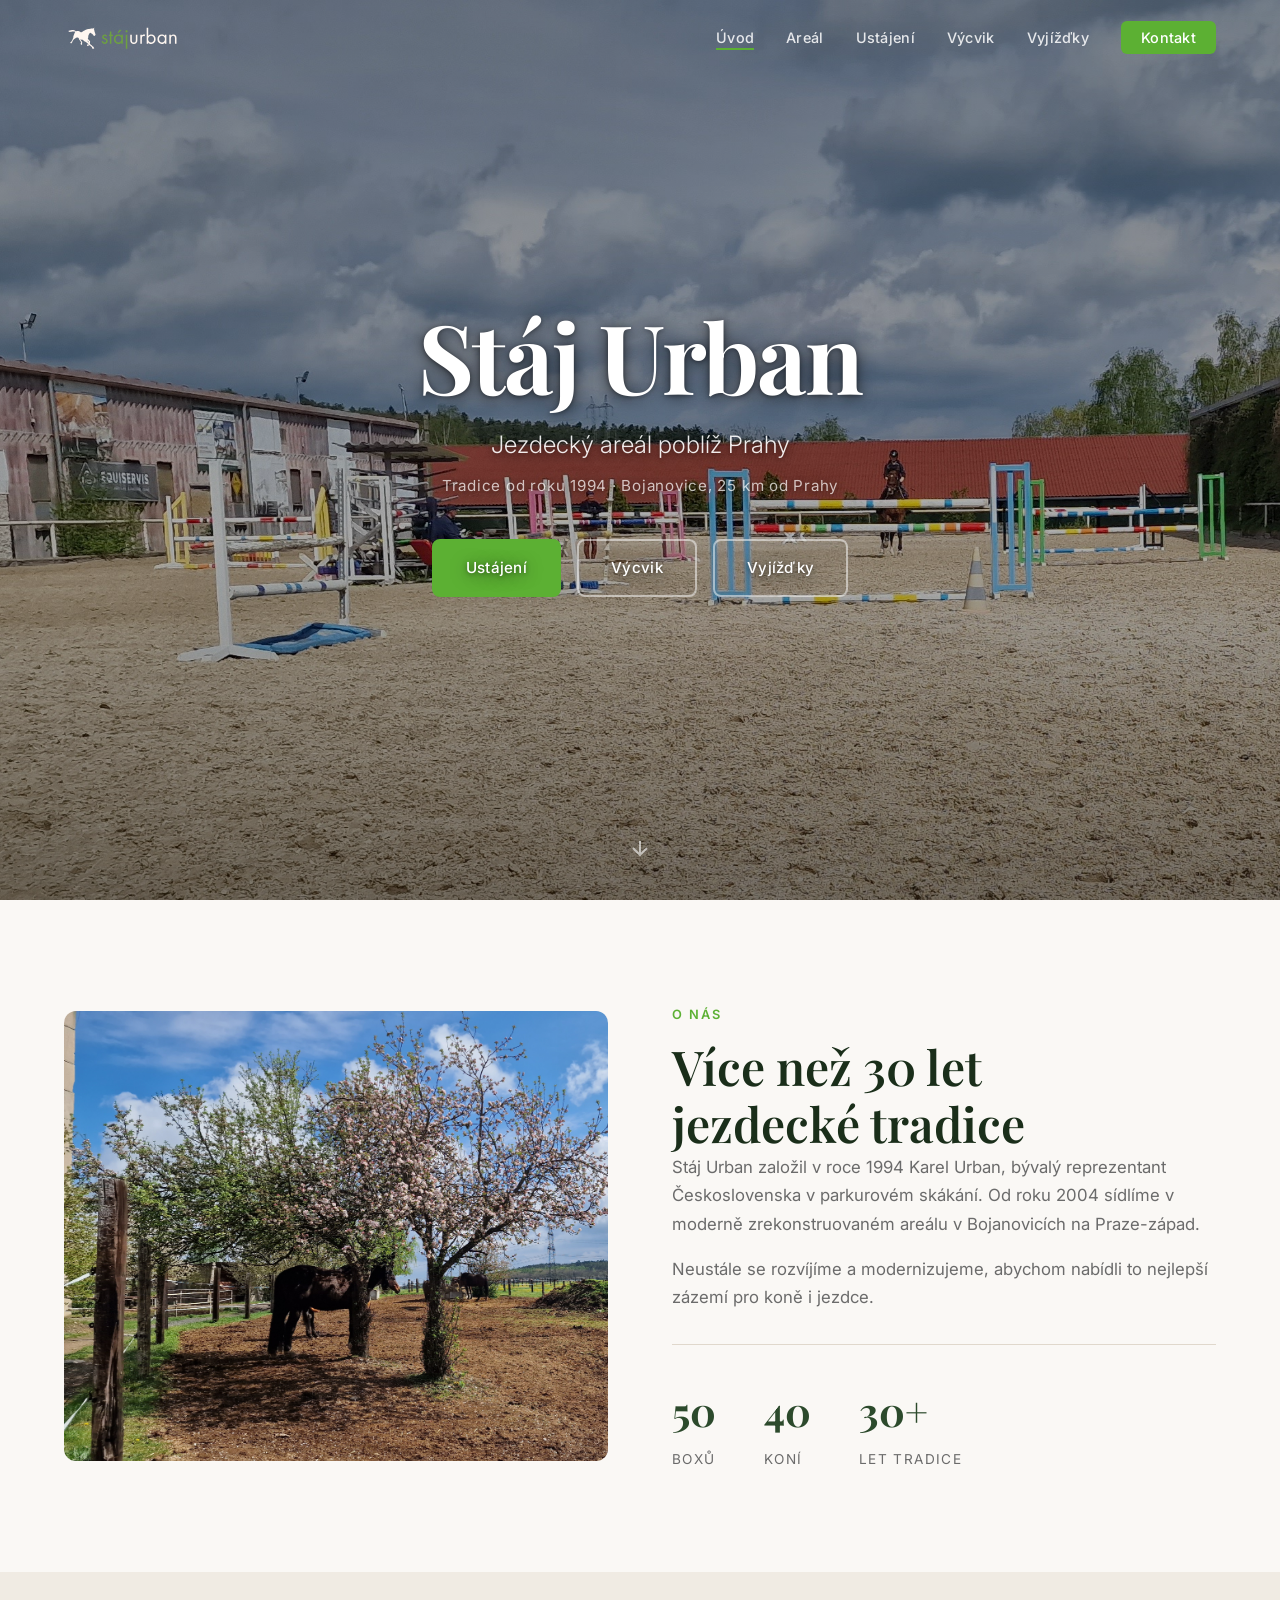
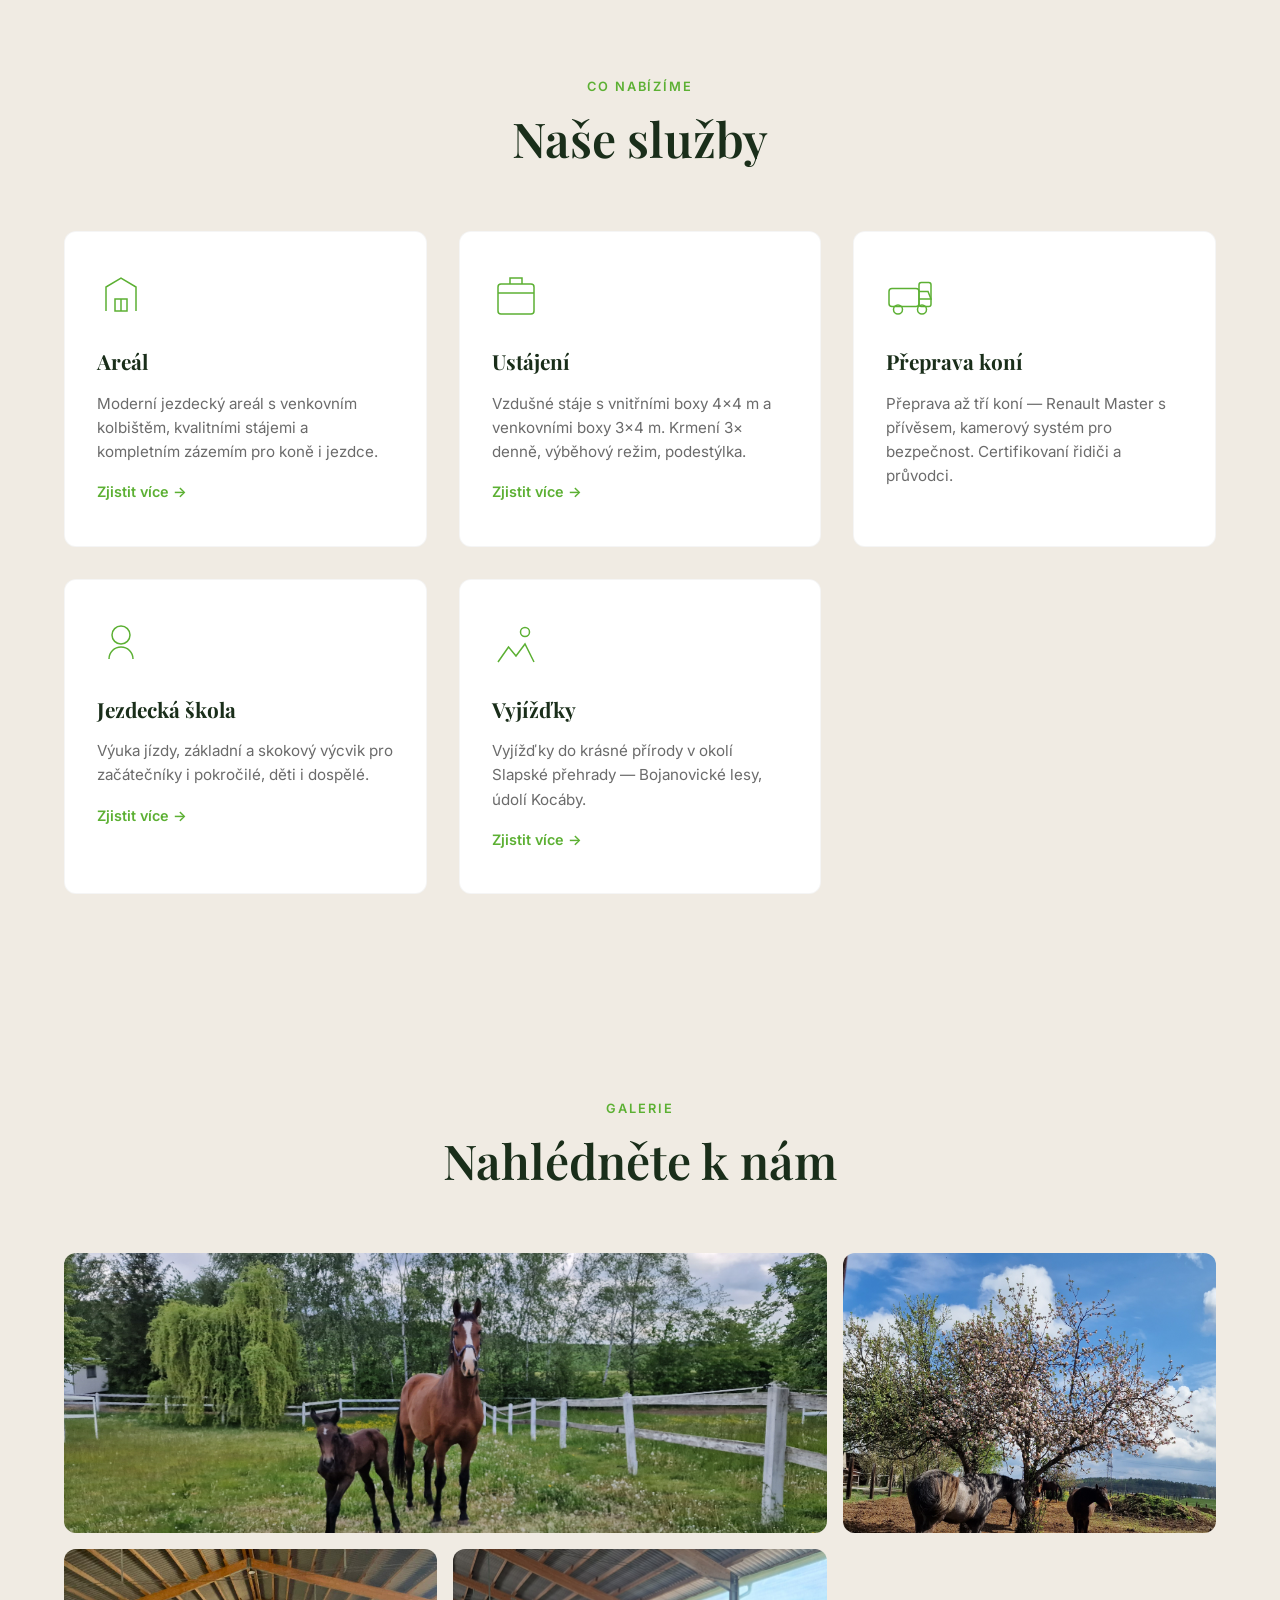
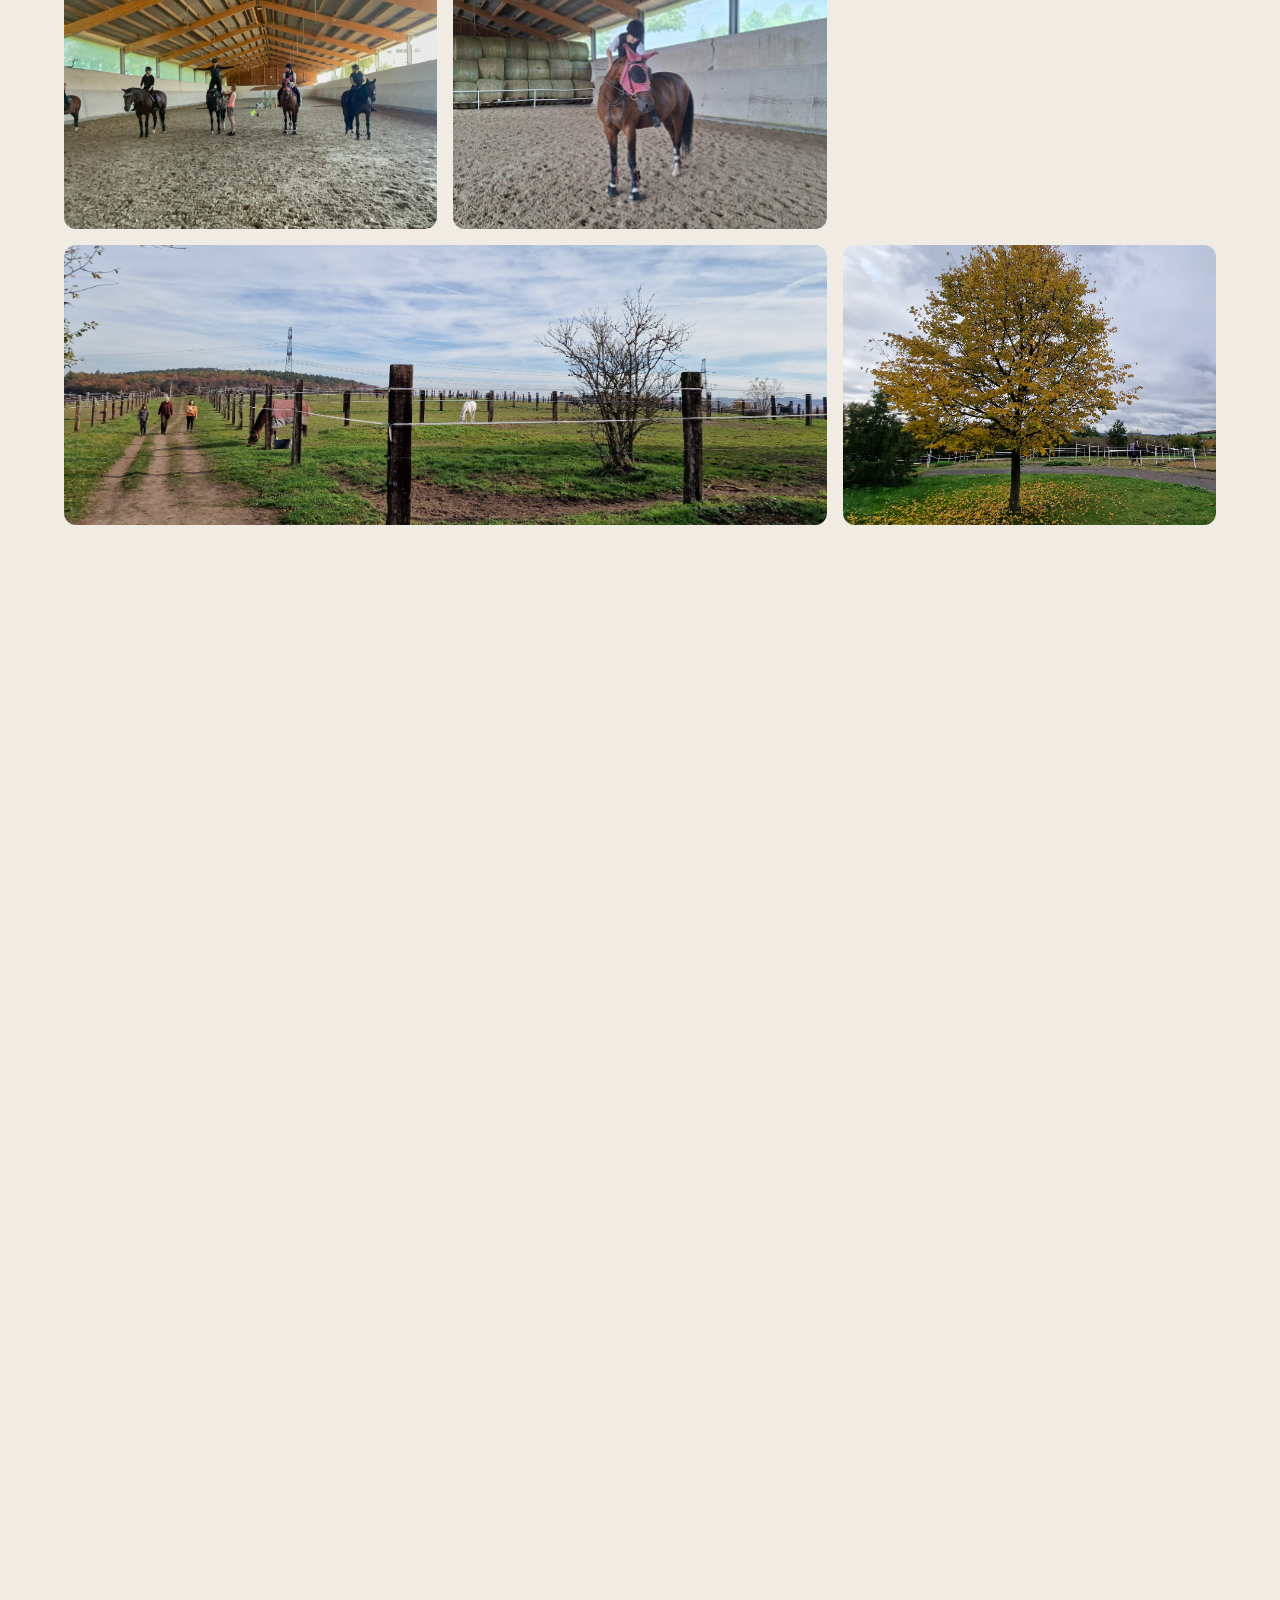
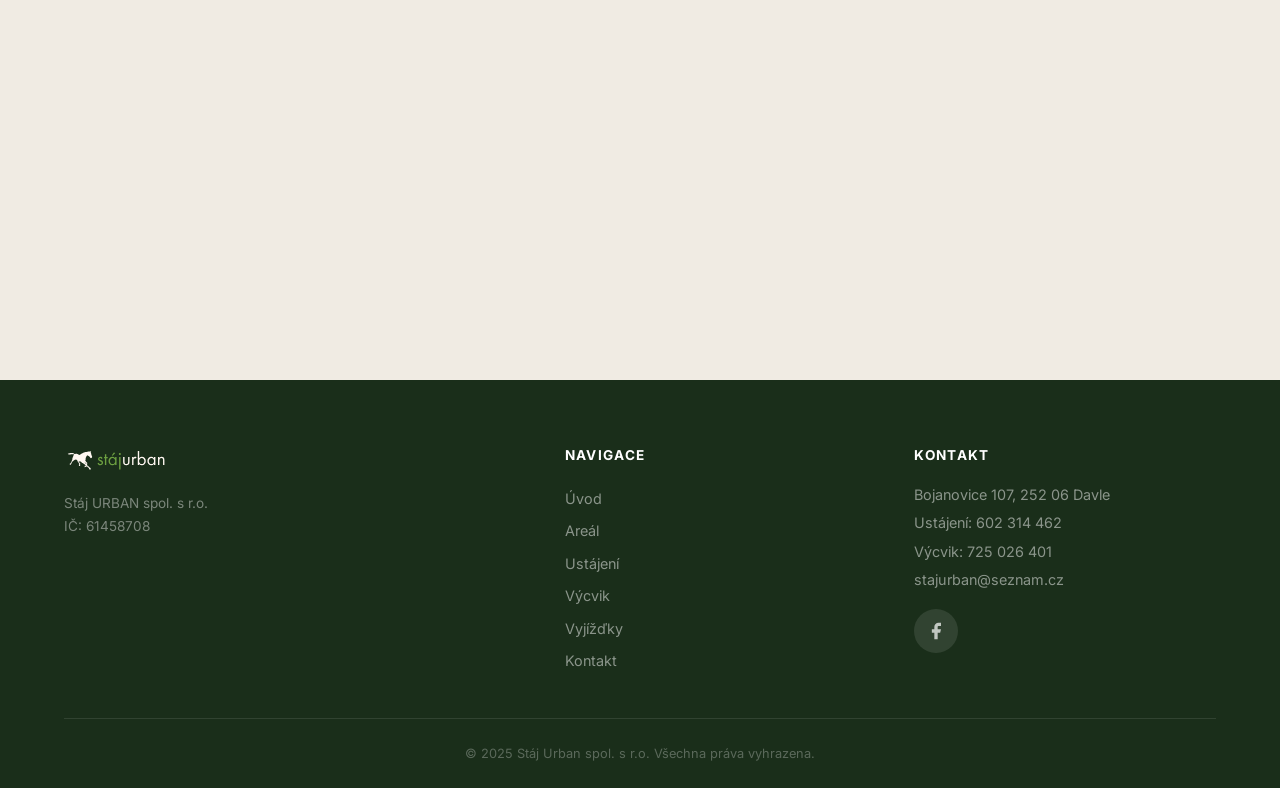
<file: index.html>
<!DOCTYPE html>
<html lang="cs">
<head>
    <meta charset="UTF-8">
    <meta name="viewport" content="width=device-width, initial-scale=1.0">
    <title>Stáj Urban | Jezdecký areál Bojanovice</title>
    <meta name="description" content="Stáj Urban - moderní jezdecký areál poblíž Prahy. Ustájení koní, jezdecká škola, výcvik, vyjížďky do přírody.">
    <link rel="preconnect" href="https://fonts.googleapis.com">
    <link rel="preconnect" href="https://fonts.gstatic.com" crossorigin>
    <link href="https://fonts.googleapis.com/css2?family=Playfair+Display:wght@400;600;700&family=Inter:wght@300;400;500;600&display=swap" rel="stylesheet">
    <link rel="stylesheet" href="styles.css">
</head>
<body data-page="index">
    <!-- Navigation -->
    <nav class="navbar" id="navbar"></nav>

    <!-- Hero Section -->
    <section class="hero" id="hero">
        <div class="hero-bg">
            <img src="images/20250419_111935.jpg" alt="Stáj Urban - jezdecký areál" class="hero-img">
        </div>
        <div class="hero-overlay"></div>
        <div class="hero-content">
            <h1 class="hero-title">Stáj Urban</h1>
            <p class="hero-subtitle">Jezdecký areál poblíž Prahy</p>
            <p class="hero-desc">Tradice od roku 1994 &middot; Bojanovice, 25 km od Prahy</p>
            <div class="hero-actions">
                <a href="ustajeni.html" class="btn btn-primary">Ustájení</a>
                <a href="skola.html" class="btn btn-outline">Výcvik</a>
                <a href="vyjizky.html" class="btn btn-outline">Vyjížďky</a>
            </div>
        </div>
        <a href="#o-nas" class="hero-scroll" aria-label="Scroll down">
            <svg width="24" height="24" viewBox="0 0 24 24" fill="none" stroke="currentColor" stroke-width="2">
                <path d="M12 5v14M5 12l7 7 7-7"/>
            </svg>
        </a>
    </section>

    <!-- O nás -->
    <section class="section section--about" id="o-nas">
        <div class="container">
            <div class="about-grid">
                <div class="about-image">
                    <img src="images/20250419_111200.jpg" alt="O stáji Urban" loading="lazy">
                </div>
                <div class="about-content">
                    <span class="section-label">O nás</span>
                    <h2 class="section-title">Více než 30 let<br>jezdecké tradice</h2>
                    <p>Stáj Urban založil v roce 1994 Karel Urban, bývalý reprezentant Československa v parkurovém skákání. Od roku 2004 sídlíme v moderně zrekonstruovaném areálu v Bojanovicích na Praze-západ.</p>
                    <p>Neustále se rozvíjíme a modernizujeme, abychom nabídli to nejlepší zázemí pro koně i jezdce.</p>
                    <div class="about-stats">
                        <div class="stat">
                            <span class="stat-number">50</span>
                            <span class="stat-label">boxů</span>
                        </div>
                        <div class="stat">
                            <span class="stat-number">40</span>
                            <span class="stat-label">koní</span>
                        </div>
                        <div class="stat">
                            <span class="stat-number">30+</span>
                            <span class="stat-label">let tradice</span>
                        </div>
                    </div>
                </div>
            </div>
        </div>
    </section>

    <!-- Služby - přehled -->
    <section class="section section--services" id="sluzby">
        <div class="container">
            <div class="section-header">
                <span class="section-label">Co nabízíme</span>
                <h2 class="section-title">Naše služby</h2>
            </div>
            <div class="services-grid services-grid--3col">
                <a href="areal.html" class="service-card service-card--link">
                    <div class="service-icon">
                        <svg viewBox="0 0 64 64" fill="none" stroke="currentColor" stroke-width="2">
                            <path d="M12 52V20l20-12 20 12v32"/>
                            <rect x="24" y="36" width="16" height="16"/>
                            <path d="M32 36v16"/>
                        </svg>
                    </div>
                    <h3>Areál</h3>
                    <p>Moderní jezdecký areál s venkovním kolbištěm, kvalitními stájemi a kompletním zázemím pro koně i jezdce.</p>
                    <span class="service-more">Zjistit více &rarr;</span>
                </a>
                <a href="ustajeni.html" class="service-card service-card--link">
                    <div class="service-icon">
                        <svg viewBox="0 0 64 64" fill="none" stroke="currentColor" stroke-width="2">
                            <rect x="8" y="16" width="48" height="40" rx="4"/>
                            <path d="M8 28h48"/>
                            <path d="M24 16V8h16v8"/>
                        </svg>
                    </div>
                    <h3>Ustájení</h3>
                    <p>Vzdušné stáje s vnitřními boxy 4&times;4 m a venkovními boxy 3&times;4 m. Krmení 3&times; denně, výběhový režim, podestýlka.</p>
                    <span class="service-more">Zjistit více &rarr;</span>
                </a>
                <div class="service-card">
                    <div class="service-icon">
                        <svg viewBox="0 0 64 64" fill="none" stroke="currentColor" stroke-width="2">
                            <rect x="4" y="22" width="40" height="24" rx="4"/>
                            <rect x="44" y="14" width="16" height="32" rx="3"/>
                            <circle cx="16" cy="50" r="6"/>
                            <circle cx="48" cy="50" r="6"/>
                            <path d="M44 26h12l4 10h-16"/>
                        </svg>
                    </div>
                    <h3>Přeprava koní</h3>
                    <p>Přeprava až tří koní — Renault Master s přívěsem, kamerový systém pro bezpečnost. Certifikovaní řidiči a průvodci.</p>
                </div>
                <a href="skola.html" class="service-card service-card--link">
                    <div class="service-icon">
                        <svg viewBox="0 0 64 64" fill="none" stroke="currentColor" stroke-width="2">
                            <circle cx="32" cy="20" r="12"/>
                            <path d="M16 52c0-8.837 7.163-16 16-16s16 7.163 16 16"/>
                        </svg>
                    </div>
                    <h3>Jezdecká škola</h3>
                    <p>Výuka jízdy, základní a skokový výcvik pro začátečníky i pokročilé, děti i dospělé.</p>
                    <span class="service-more">Zjistit více &rarr;</span>
                </a>
                <a href="vyjizky.html" class="service-card service-card--link">
                    <div class="service-icon">
                        <svg viewBox="0 0 64 64" fill="none" stroke="currentColor" stroke-width="2">
                            <path d="M8 56l14-20 10 12 12-16 12 24"/>
                            <circle cx="44" cy="16" r="6"/>
                        </svg>
                    </div>
                    <h3>Vyjížďky</h3>
                    <p>Vyjížďky do krásné přírody v okolí Slapské přehrady — Bojanovické lesy, údolí Kocáby.</p>
                    <span class="service-more">Zjistit více &rarr;</span>
                </a>
            </div>
        </div>
    </section>

    <!-- Galerie -->
    <section class="section section--gallery" id="galerie">
        <div class="container">
            <div class="section-header">
                <span class="section-label">Galerie</span>
                <h2 class="section-title">Nahlédněte k nám</h2>
            </div>
            <div class="gallery-grid">
                <div class="gallery-item gallery-item--wide">
                    <img src="images/hribeci-vybeh-2.jpg" alt="Klisna s hříbětem na pastvě" loading="lazy">
                </div>
                <div class="gallery-item">
                    <img src="images/20250419_111302.jpg" alt="Koně pod kvetoucími stromy" loading="lazy">
                </div>
                <div class="gallery-item">
                    <img src="images/nova-hala-vyuka-jizdy-na-koni-skola.jpg" alt="Jezdecká škola v kryté hale" loading="lazy">
                </div>
                <div class="gallery-item">
                    <img src="images/nova-hala-vyuka-jizdy-na-koni-skola-vycvik.jpg" alt="Jezdkyně v kryté hale" loading="lazy">
                </div>
                <div class="gallery-item gallery-item--wide">
                    <img src="images/letni-vybehy-z-dalky.jpg" alt="Pastviny a krajina" loading="lazy">
                </div>
                <div class="gallery-item">
                    <img src="images/zimni-vybehy-2.jpg" alt="Podzimní areál" loading="lazy">
                </div>
                <div class="gallery-item">
                    <img src="images/kruhovka-s-konem.jpg" alt="Kůň v lonžovacím kruhu" loading="lazy">
                </div>
                <div class="gallery-item gallery-item--wide">
                    <img src="images/20250419_111935.jpg" alt="Jezdecký areál Stáj Urban" loading="lazy">
                </div>
                <div class="gallery-item">
                    <img src="images/20250427_105847.jpg" alt="Kůň ve stáji" loading="lazy">
                </div>
                <div class="gallery-item">
                    <img src="images/20250427_110129.jpg" alt="Kůň ve výběhu" loading="lazy">
                </div>
            </div>
        </div>
    </section>

    <!-- CTA -->
    <section class="section section--cta">
        <div class="container">
            <div class="cta-box">
                <h2 class="section-title">Máte zájem?</h2>
                <p>Neváhejte nás kontaktovat — rádi vám odpovíme na všechny dotazy ohledně ustájení, jezdecké školy nebo vyjížděk.</p>
                <div class="cta-contacts">
                    <div class="cta-contact">
                        <div class="cta-avatar">
                            <img src="images/karel-urban.jpg" alt="Karel Urban">
                        </div>
                        <strong>Karel Urban</strong>
                        <span class="cta-contact-role">Ustájení &amp; přeprava</span>
                        <a href="tel:+420602314462" class="cta-contact-phone">602 314 462</a>
                    </div>
                    <div class="cta-contact">
                        <div class="cta-avatar">
                            <img src="images/hana-kopecna.jpg" alt="Hana Kopečná">
                        </div>
                        <strong>Ing. Hana Kopečná</strong>
                        <span class="cta-contact-role">Výcvik &amp; vyjížďky</span>
                        <a href="tel:+420725026401" class="cta-contact-phone">725 026 401</a>
                    </div>
                </div>
                <a href="kontakt.html" class="btn btn-primary btn-large">Kontaktujte nás</a>
            </div>
        </div>
    </section>

    <!-- Footer -->
    <footer class="footer" id="footer"></footer>

    <script src="shared-layout.js"></script>
    <script src="script.js"></script>
</body>
</html>
</file>
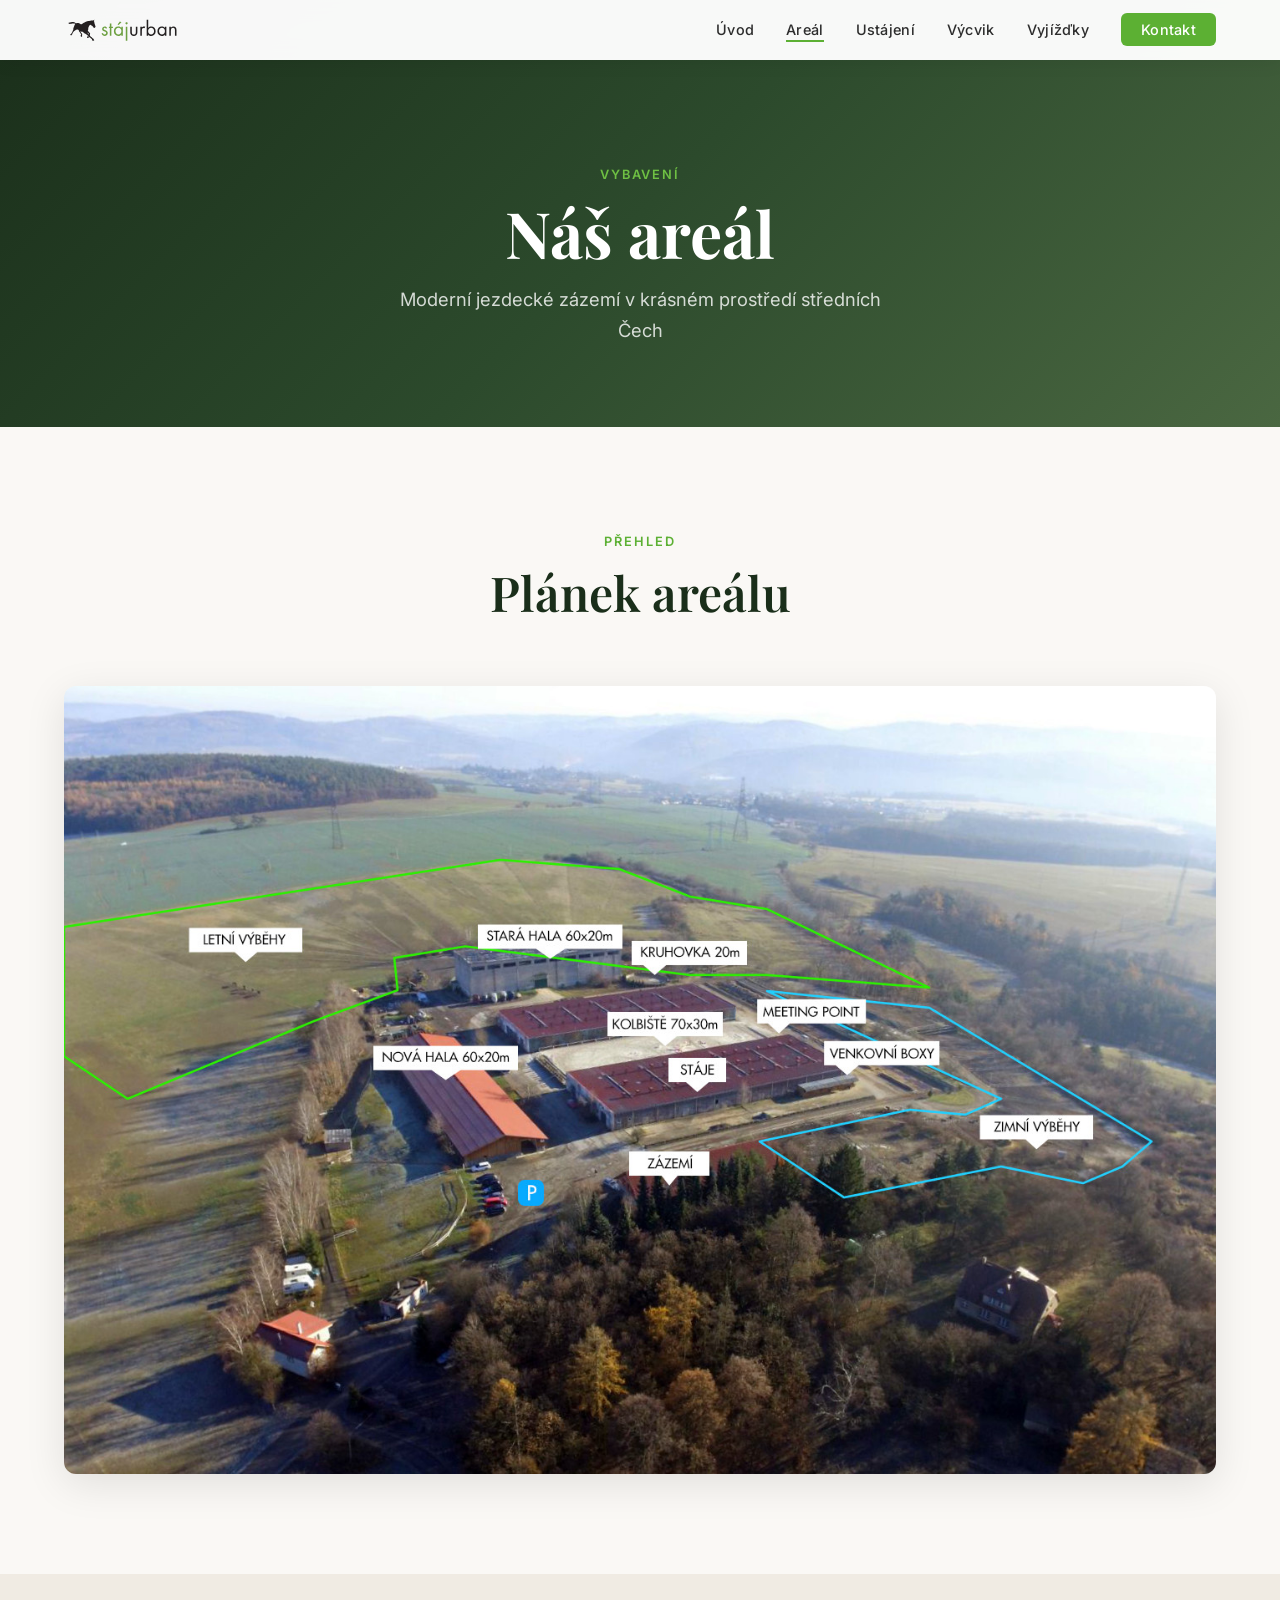
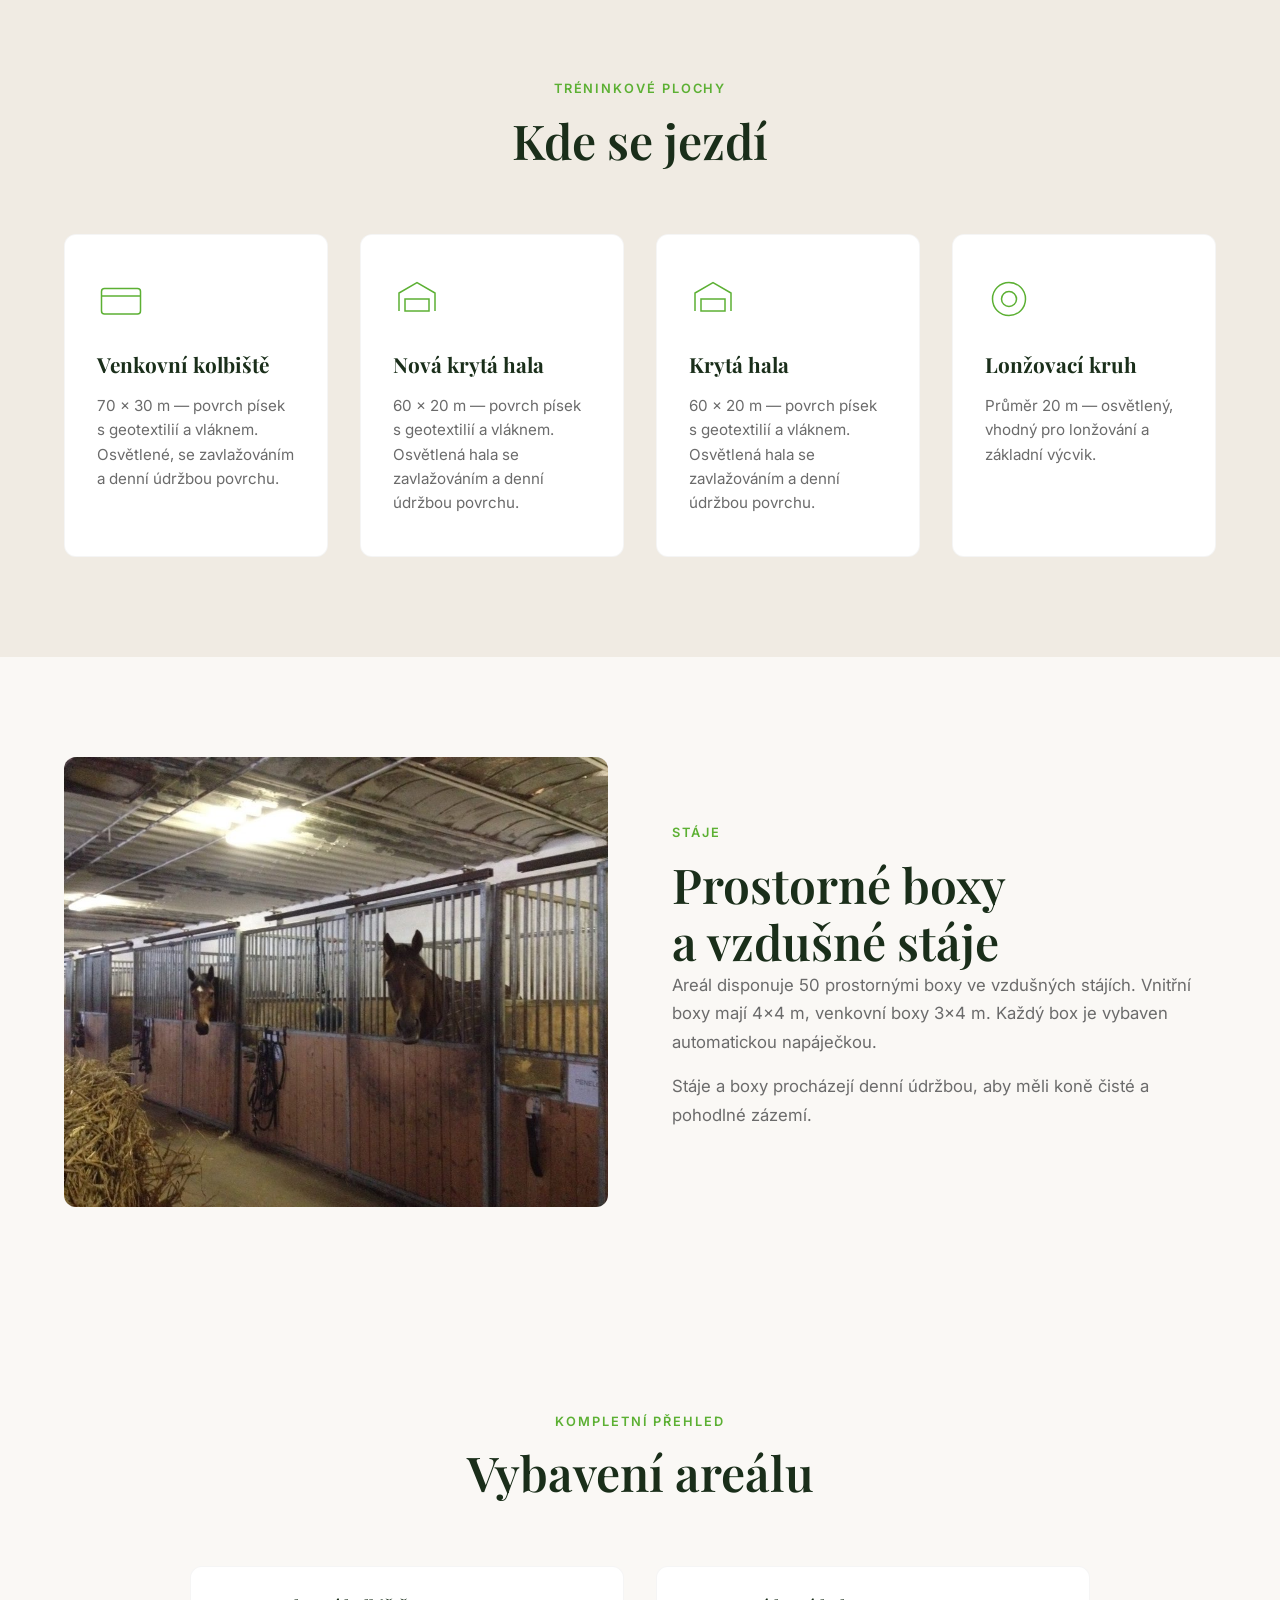
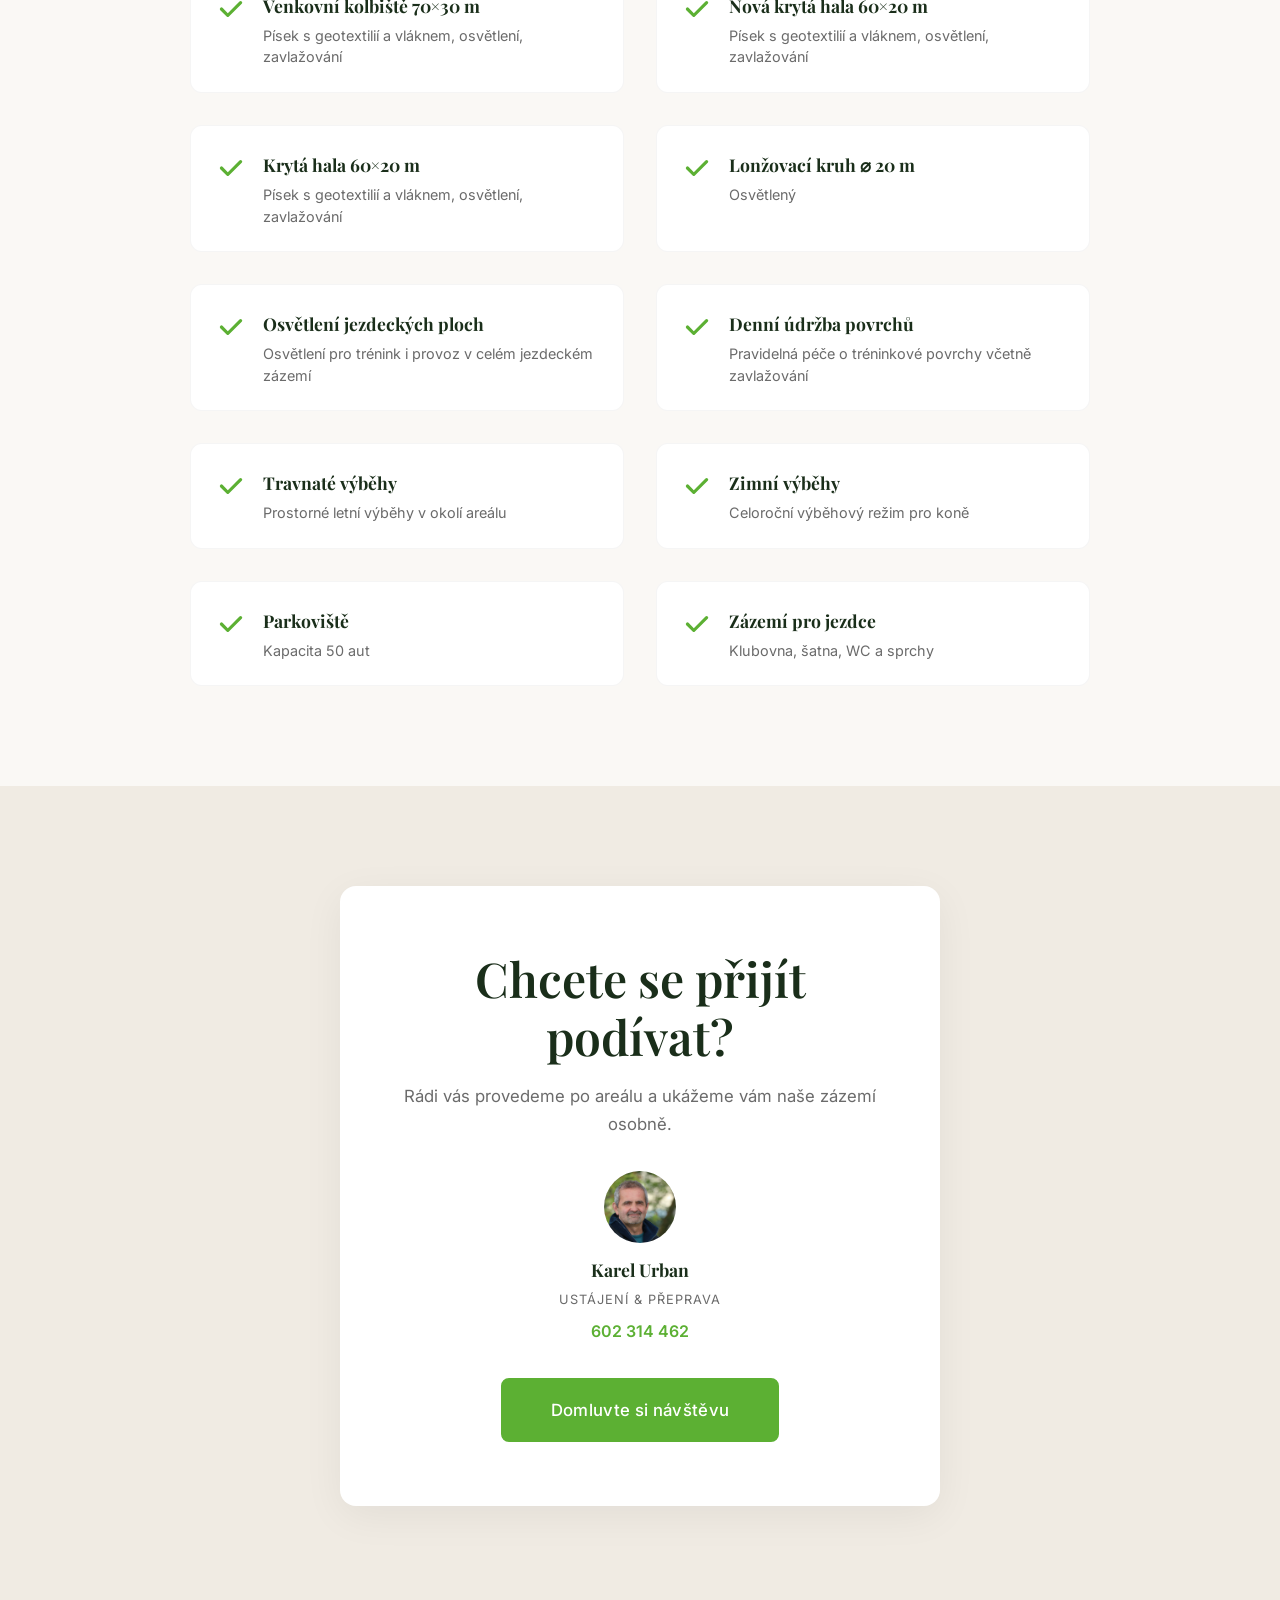
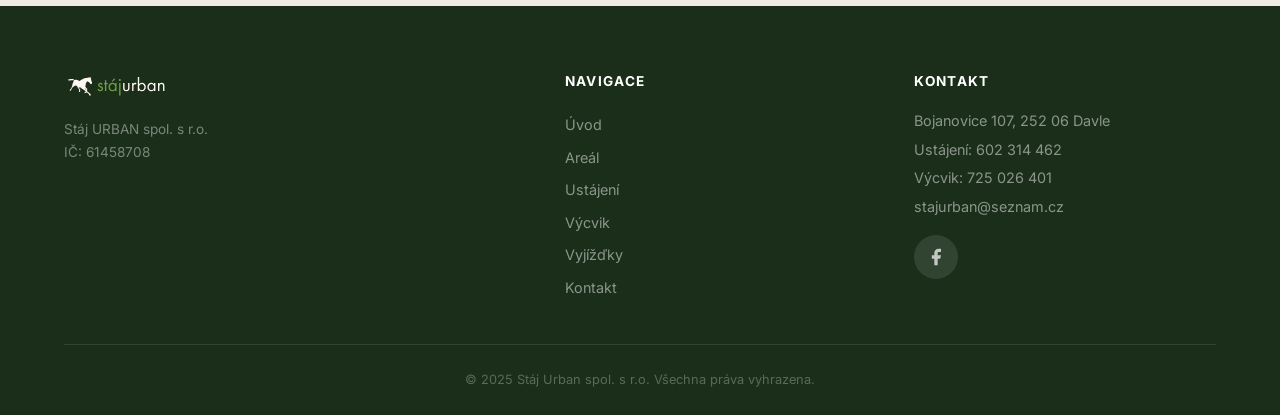
<file: areal.html>
<!DOCTYPE html>
<html lang="cs">
<head>
    <meta charset="UTF-8">
    <meta name="viewport" content="width=device-width, initial-scale=1.0">
    <title>Areál | Stáj Urban</title>
    <meta name="description" content="Moderní jezdecký areál Stáj Urban v Bojanovicích - venkovní kolbiště, kvalitní stáje, výběhy a kompletní zázemí.">
    <link rel="preconnect" href="https://fonts.googleapis.com">
    <link rel="preconnect" href="https://fonts.gstatic.com" crossorigin>
    <link href="https://fonts.googleapis.com/css2?family=Playfair+Display:wght@400;600;700&family=Inter:wght@300;400;500;600&display=swap" rel="stylesheet">
    <link rel="stylesheet" href="styles.css">
</head>
<body data-page="areal">
    <!-- Navigation -->
    <nav class="navbar navbar--solid" id="navbar"></nav>

    <!-- Page Header -->
    <section class="page-header">
        <div class="container">
            <span class="section-label">Vybavení</span>
            <h1 class="page-header-title">Náš areál</h1>
            <p class="page-header-desc">Moderní jezdecké zázemí v krásném prostředí středních Čech</p>
        </div>
    </section>

    <!-- Plánek areálu -->
    <section class="section section--about">
        <div class="container">
            <div class="section-header">
                <span class="section-label">Přehled</span>
                <h2 class="section-title">Plánek areálu</h2>
            </div>
            <div class="areal-plan">
                <img src="images/areal-plan.jpg" alt="Letecký plánek areálu Stáj Urban — kolbiště, haly, stáje, výběhy" loading="lazy" class="areal-plan-img">
            </div>
        </div>
    </section>

    <!-- Tréninkové plochy -->
    <section class="section section--services">
        <div class="container">
            <div class="section-header">
                <span class="section-label">Tréninkové plochy</span>
                <h2 class="section-title">Kde se jezdí</h2>
            </div>
            <div class="services-grid">
                <div class="service-card">
                    <div class="service-icon">
                        <svg viewBox="0 0 64 64" fill="none" stroke="currentColor" stroke-width="2">
                            <rect x="6" y="18" width="52" height="34" rx="4"/>
                            <path d="M6 28h52"/>
                        </svg>
                    </div>
                    <h3>Venkovní kolbiště</h3>
                    <p>70 &times; 30 m — povrch písek s geotextilií a vláknem. Osvětlené, se zavlažováním a denní údržbou povrchu.</p>
                </div>
                <div class="service-card">
                    <div class="service-icon">
                        <svg viewBox="0 0 64 64" fill="none" stroke="currentColor" stroke-width="2">
                            <path d="M8 48V24l24-14 24 14v24"/>
                            <rect x="16" y="32" width="32" height="16"/>
                        </svg>
                    </div>
                    <h3>Nová krytá hala</h3>
                    <p>60 &times; 20 m — povrch písek s geotextilií a vláknem. Osvětlená hala se zavlažováním a denní údržbou povrchu.</p>
                </div>
                <div class="service-card">
                    <div class="service-icon">
                        <svg viewBox="0 0 64 64" fill="none" stroke="currentColor" stroke-width="2">
                            <path d="M8 48V24l24-14 24 14v24"/>
                            <rect x="16" y="32" width="32" height="16"/>
                        </svg>
                    </div>
                    <h3>Krytá hala</h3>
                    <p>60 &times; 20 m — povrch písek s geotextilií a vláknem. Osvětlená hala se zavlažováním a denní údržbou povrchu.</p>
                </div>
                <div class="service-card">
                    <div class="service-icon">
                        <svg viewBox="0 0 64 64" fill="none" stroke="currentColor" stroke-width="2">
                            <circle cx="32" cy="32" r="22"/>
                            <circle cx="32" cy="32" r="10"/>
                        </svg>
                    </div>
                    <h3>Lonžovací kruh</h3>
                    <p>Průměr 20 m — osvětlený, vhodný pro lonžování a základní výcvik.</p>
                </div>
            </div>
        </div>
    </section>

    <!-- Stáje a zázemí -->
    <section class="section section--about">
        <div class="container">
            <div class="about-grid">
                <div class="about-image">
                    <img src="images/vnitrni-ustajeni-boxy.jpg" alt="Vzdušné stáje s vnitřními boxy" loading="lazy">
                </div>
                <div class="about-content">
                    <span class="section-label">Stáje</span>
                    <h2 class="section-title">Prostorné boxy<br>a vzdušné stáje</h2>
                    <p>Areál disponuje 50 prostornými boxy ve vzdušných stájích. Vnitřní boxy mají 4&times;4 m, venkovní boxy 3&times;4 m. Každý box je vybaven automatickou napáječkou.</p>
                    <p>Stáje a boxy procházejí denní údržbou, aby měli koně čisté a pohodlné zázemí.</p>
                </div>
            </div>
        </div>
    </section>

    <!-- Kompletní vybavení -->
    <section class="section section--facility">
        <div class="container">
            <div class="section-header">
                <span class="section-label">Kompletní přehled</span>
                <h2 class="section-title">Vybavení areálu</h2>
            </div>
            <div class="facility-features-grid">
                <div class="facility-feature">
                    <svg width="32" height="32" viewBox="0 0 20 20" fill="currentColor"><path d="M16.707 5.293a1 1 0 010 1.414l-8 8a1 1 0 01-1.414 0l-4-4a1 1 0 011.414-1.414L8 12.586l7.293-7.293a1 1 0 011.414 0z"/></svg>
                    <div>
                        <h3>Venkovní kolbiště 70&times;30 m</h3>
                        <p>Písek s geotextilií a vláknem, osvětlení, zavlažování</p>
                    </div>
                </div>
                <div class="facility-feature">
                    <svg width="32" height="32" viewBox="0 0 20 20" fill="currentColor"><path d="M16.707 5.293a1 1 0 010 1.414l-8 8a1 1 0 01-1.414 0l-4-4a1 1 0 011.414-1.414L8 12.586l7.293-7.293a1 1 0 011.414 0z"/></svg>
                    <div>
                        <h3>Nová krytá hala 60&times;20 m</h3>
                        <p>Písek s geotextilií a vláknem, osvětlení, zavlažování</p>
                    </div>
                </div>
                <div class="facility-feature">
                    <svg width="32" height="32" viewBox="0 0 20 20" fill="currentColor"><path d="M16.707 5.293a1 1 0 010 1.414l-8 8a1 1 0 01-1.414 0l-4-4a1 1 0 011.414-1.414L8 12.586l7.293-7.293a1 1 0 011.414 0z"/></svg>
                    <div>
                        <h3>Krytá hala 60&times;20 m</h3>
                        <p>Písek s geotextilií a vláknem, osvětlení, zavlažování</p>
                    </div>
                </div>
                <div class="facility-feature">
                    <svg width="32" height="32" viewBox="0 0 20 20" fill="currentColor"><path d="M16.707 5.293a1 1 0 010 1.414l-8 8a1 1 0 01-1.414 0l-4-4a1 1 0 011.414-1.414L8 12.586l7.293-7.293a1 1 0 011.414 0z"/></svg>
                    <div>
                        <h3>Lonžovací kruh &#8960; 20 m</h3>
                        <p>Osvětlený</p>
                    </div>
                </div>
                <div class="facility-feature">
                    <svg width="32" height="32" viewBox="0 0 20 20" fill="currentColor"><path d="M16.707 5.293a1 1 0 010 1.414l-8 8a1 1 0 01-1.414 0l-4-4a1 1 0 011.414-1.414L8 12.586l7.293-7.293a1 1 0 011.414 0z"/></svg>
                    <div>
                        <h3>Osvětlení jezdeckých ploch</h3>
                        <p>Osvětlení pro trénink i provoz v celém jezdeckém zázemí</p>
                    </div>
                </div>
                <div class="facility-feature">
                    <svg width="32" height="32" viewBox="0 0 20 20" fill="currentColor"><path d="M16.707 5.293a1 1 0 010 1.414l-8 8a1 1 0 01-1.414 0l-4-4a1 1 0 011.414-1.414L8 12.586l7.293-7.293a1 1 0 011.414 0z"/></svg>
                    <div>
                        <h3>Denní údržba povrchů</h3>
                        <p>Pravidelná péče o tréninkové povrchy včetně zavlažování</p>
                    </div>
                </div>
                <div class="facility-feature">
                    <svg width="32" height="32" viewBox="0 0 20 20" fill="currentColor"><path d="M16.707 5.293a1 1 0 010 1.414l-8 8a1 1 0 01-1.414 0l-4-4a1 1 0 011.414-1.414L8 12.586l7.293-7.293a1 1 0 011.414 0z"/></svg>
                    <div>
                        <h3>Travnaté výběhy</h3>
                        <p>Prostorné letní výběhy v okolí areálu</p>
                    </div>
                </div>
                <div class="facility-feature">
                    <svg width="32" height="32" viewBox="0 0 20 20" fill="currentColor"><path d="M16.707 5.293a1 1 0 010 1.414l-8 8a1 1 0 01-1.414 0l-4-4a1 1 0 011.414-1.414L8 12.586l7.293-7.293a1 1 0 011.414 0z"/></svg>
                    <div>
                        <h3>Zimní výběhy</h3>
                        <p>Celoroční výběhový režim pro koně</p>
                    </div>
                </div>
                <div class="facility-feature">
                    <svg width="32" height="32" viewBox="0 0 20 20" fill="currentColor"><path d="M16.707 5.293a1 1 0 010 1.414l-8 8a1 1 0 01-1.414 0l-4-4a1 1 0 011.414-1.414L8 12.586l7.293-7.293a1 1 0 011.414 0z"/></svg>
                    <div>
                        <h3>Parkoviště</h3>
                        <p>Kapacita 50 aut</p>
                    </div>
                </div>
                <div class="facility-feature">
                    <svg width="32" height="32" viewBox="0 0 20 20" fill="currentColor"><path d="M16.707 5.293a1 1 0 010 1.414l-8 8a1 1 0 01-1.414 0l-4-4a1 1 0 011.414-1.414L8 12.586l7.293-7.293a1 1 0 011.414 0z"/></svg>
                    <div>
                        <h3>Zázemí pro jezdce</h3>
                        <p>Klubovna, šatna, WC a sprchy</p>
                    </div>
                </div>
            </div>
        </div>
    </section>

    <!-- CTA -->
    <section class="section section--cta">
        <div class="container">
            <div class="cta-box">
                <h2 class="section-title">Chcete se přijít podívat?</h2>
                <p>Rádi vás provedeme po areálu a ukážeme vám naše zázemí osobně.</p>
                <div class="cta-contacts">
                    <div class="cta-contact">
                        <div class="cta-avatar">
                            <img src="images/karel-urban.jpg" alt="Karel Urban">
                        </div>
                        <strong>Karel Urban</strong>
                        <span class="cta-contact-role">Ustájení &amp; přeprava</span>
                        <a href="tel:+420602314462" class="cta-contact-phone">602 314 462</a>
                    </div>
                </div>
                <a href="kontakt.html" class="btn btn-primary btn-large">Domluvte si návštěvu</a>
            </div>
        </div>
    </section>

    <!-- Footer -->
    <footer class="footer" id="footer"></footer>

    <script src="shared-layout.js"></script>
    <script src="script.js"></script>
</body>
</html>
</file>
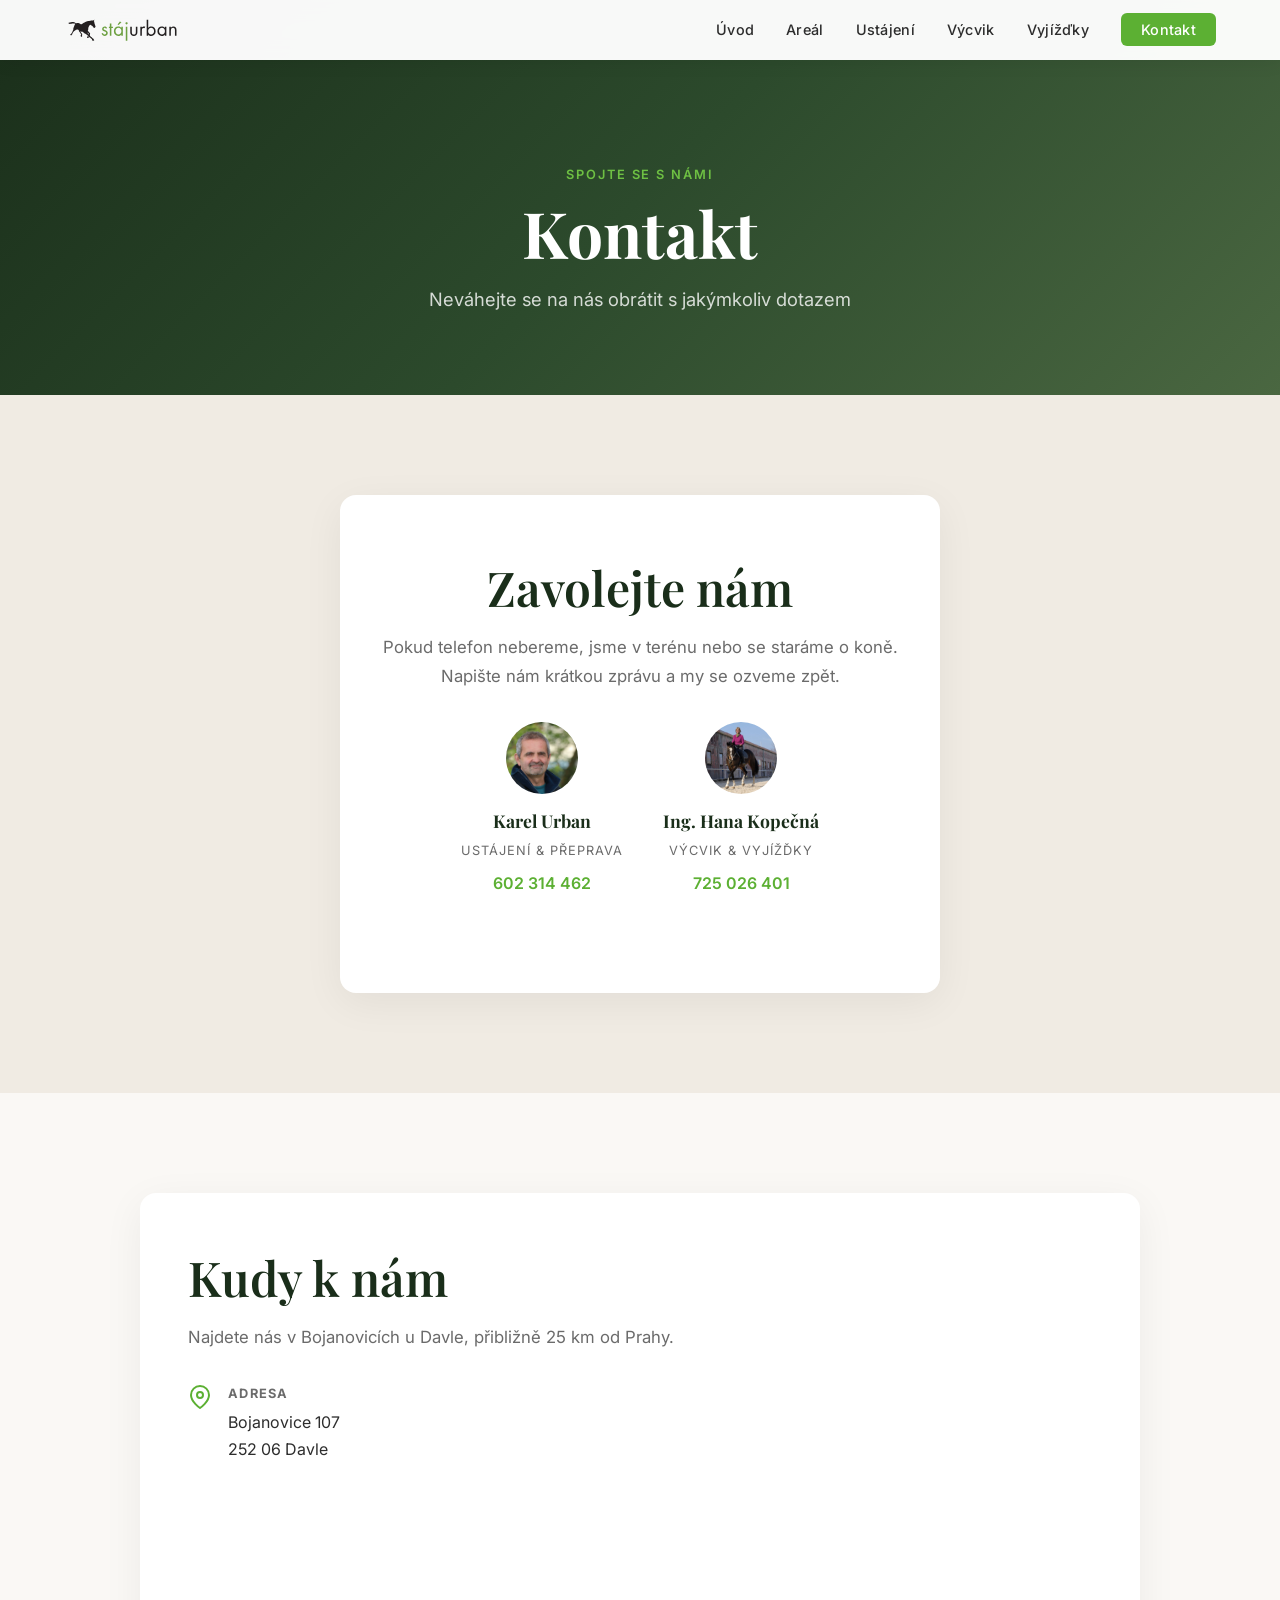
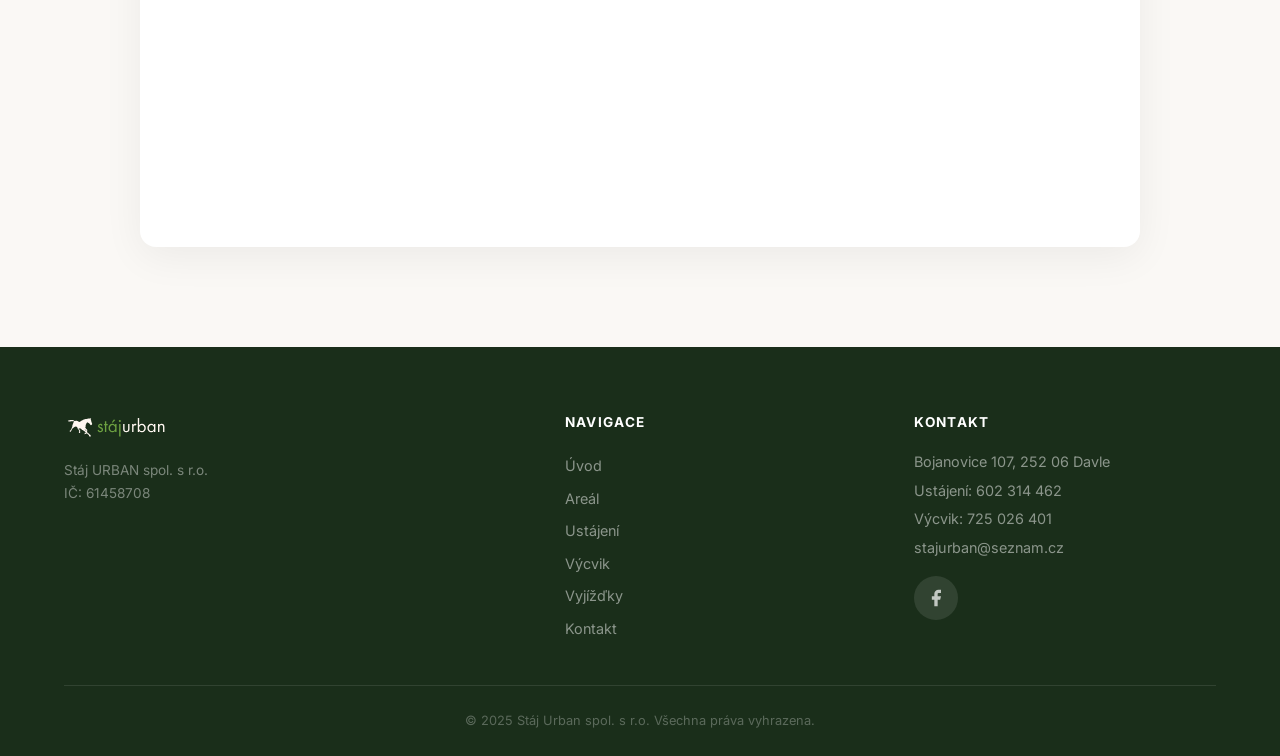
<file: kontakt.html>
<!DOCTYPE html>
<html lang="cs">
<head>
    <meta charset="UTF-8">
    <meta name="viewport" content="width=device-width, initial-scale=1.0">
    <title>Kontakt | Stáj Urban</title>
    <meta name="description" content="Kontaktujte Stáj Urban - adresa, telefon, e-mail a mapa. Bojanovice 107, 252 06 Davle.">
    <link rel="preconnect" href="https://fonts.googleapis.com">
    <link rel="preconnect" href="https://fonts.gstatic.com" crossorigin>
    <link href="https://fonts.googleapis.com/css2?family=Playfair+Display:wght@400;600;700&family=Inter:wght@300;400;500;600&display=swap" rel="stylesheet">
    <link rel="stylesheet" href="styles.css">
</head>
<body data-page="kontakt">
    <!-- Navigation -->
    <nav class="navbar navbar--solid" id="navbar"></nav>

    <!-- Page Header -->
    <section class="page-header">
        <div class="container">
            <span class="section-label">Spojte se s námi</span>
            <h1 class="page-header-title">Kontakt</h1>
            <p class="page-header-desc">Neváhejte se na nás obrátit s jakýmkoliv dotazem</p>
        </div>
    </section>

    <!-- Kontaktní osoby -->
    <section class="section section--cta">
        <div class="container">
            <div class="cta-box">
                <h2 class="section-title">Zavolejte nám</h2>
                <p>Pokud telefon nebereme, jsme v terénu nebo se staráme o koně. Napište nám krátkou zprávu a my se ozveme zpět.</p>
                <div class="cta-contacts">
                    <div class="cta-contact">
                        <div class="cta-avatar">
                            <img src="images/karel-urban.jpg" alt="Karel Urban">
                        </div>
                        <strong>Karel Urban</strong>
                        <span class="cta-contact-role">Ustájení &amp; přeprava</span>
                        <a href="tel:+420602314462" class="cta-contact-phone">602 314 462</a>
                    </div>
                    <div class="cta-contact">
                        <div class="cta-avatar">
                            <img src="images/hana-kopecna.jpg" alt="Hana Kopečná">
                        </div>
                        <strong>Ing. Hana Kopečná</strong>
                        <span class="cta-contact-role">Výcvik &amp; vyjížďky</span>
                        <a href="tel:+420725026401" class="cta-contact-phone">725 026 401</a>
                    </div>
                </div>
            </div>
        </div>
    </section>

    <!-- Kudy k nám -->
    <section class="section section--contact">
        <div class="container">
            <div class="contact-card">
                <h2 class="section-title">Kudy k nám</h2>
                <p>Najdete nás v Bojanovicích u Davle, přibližně 25 km od Prahy.</p>
                <div class="contact-grid">
                    <div class="contact-info">
                        <div class="contact-details">
                            <div class="contact-item">
                                <svg width="24" height="24" viewBox="0 0 24 24" fill="none" stroke="currentColor" stroke-width="2">
                                    <path d="M21 10c0 7-9 13-9 13s-9-6-9-13a9 9 0 0118 0z"/>
                                    <circle cx="12" cy="10" r="3"/>
                                </svg>
                                <div>
                                    <strong>Adresa</strong>
                                    <p>Bojanovice 107<br>252 06 Davle</p>
                                </div>
                            </div>
                        </div>
                    </div>
                    <div class="contact-map">
                        <iframe
                            src="https://www.google.com/maps/embed?pb=!1m18!1m12!1m3!1d2570.5!2d14.3891!3d49.8853!2m3!1f0!2f0!3f0!3m2!1i1024!2i768!4f13.1!3m3!1m2!1s0x470b8e2a1a1a1a1a%3A0x1a1a1a1a1a1a1a1a!2sBojanovice+107%2C+252+06+Davle!5e0!3m2!1scs!2scz!4v1700000000000!5m2!1scs!2scz"
                            width="100%"
                            height="100%"
                            style="border:0; min-height: 400px;"
                            allowfullscreen=""
                            loading="lazy"
                            referrerpolicy="no-referrer-when-downgrade"
                            title="Mapa - Stáj Urban">
                        </iframe>
                    </div>
                </div>
            </div>
        </div>
    </section>

    <!-- Footer -->
    <footer class="footer" id="footer"></footer>

    <script src="shared-layout.js"></script>
    <script src="script.js"></script>
</body>
</html>
</file>
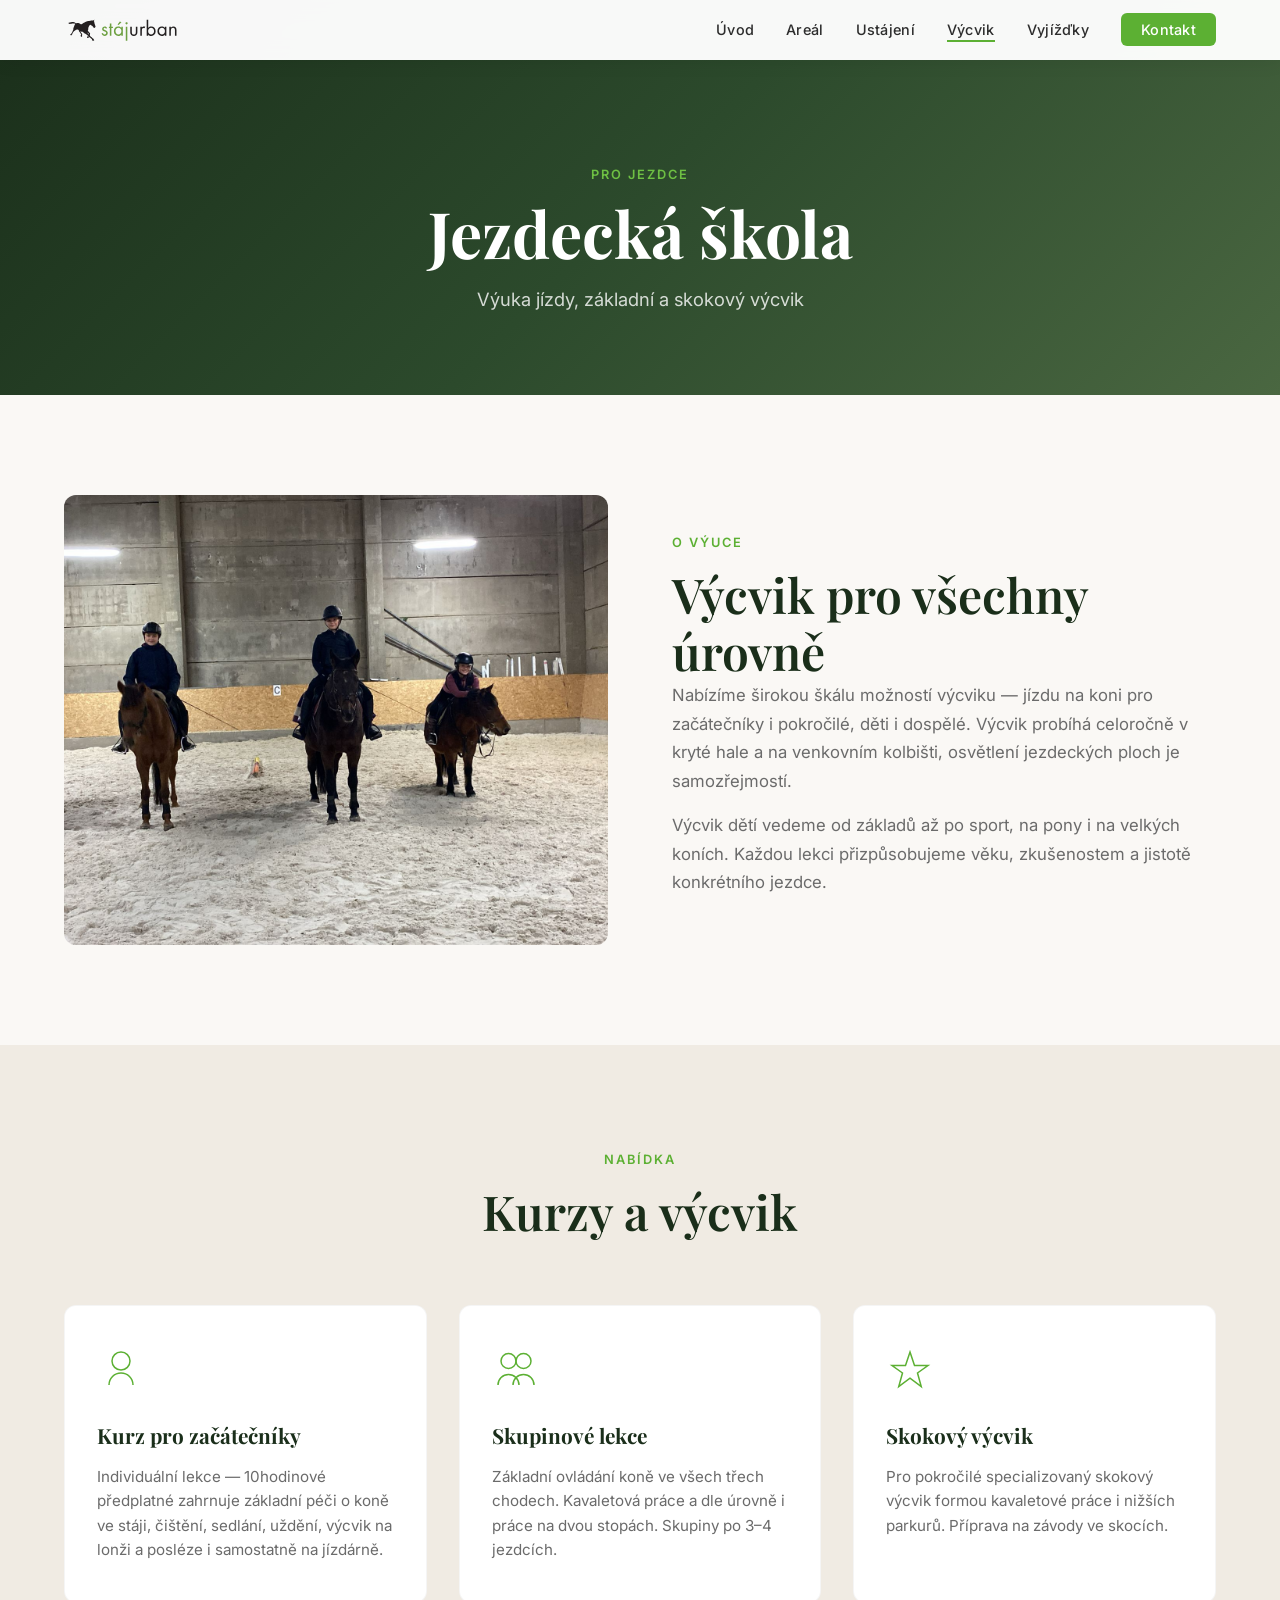
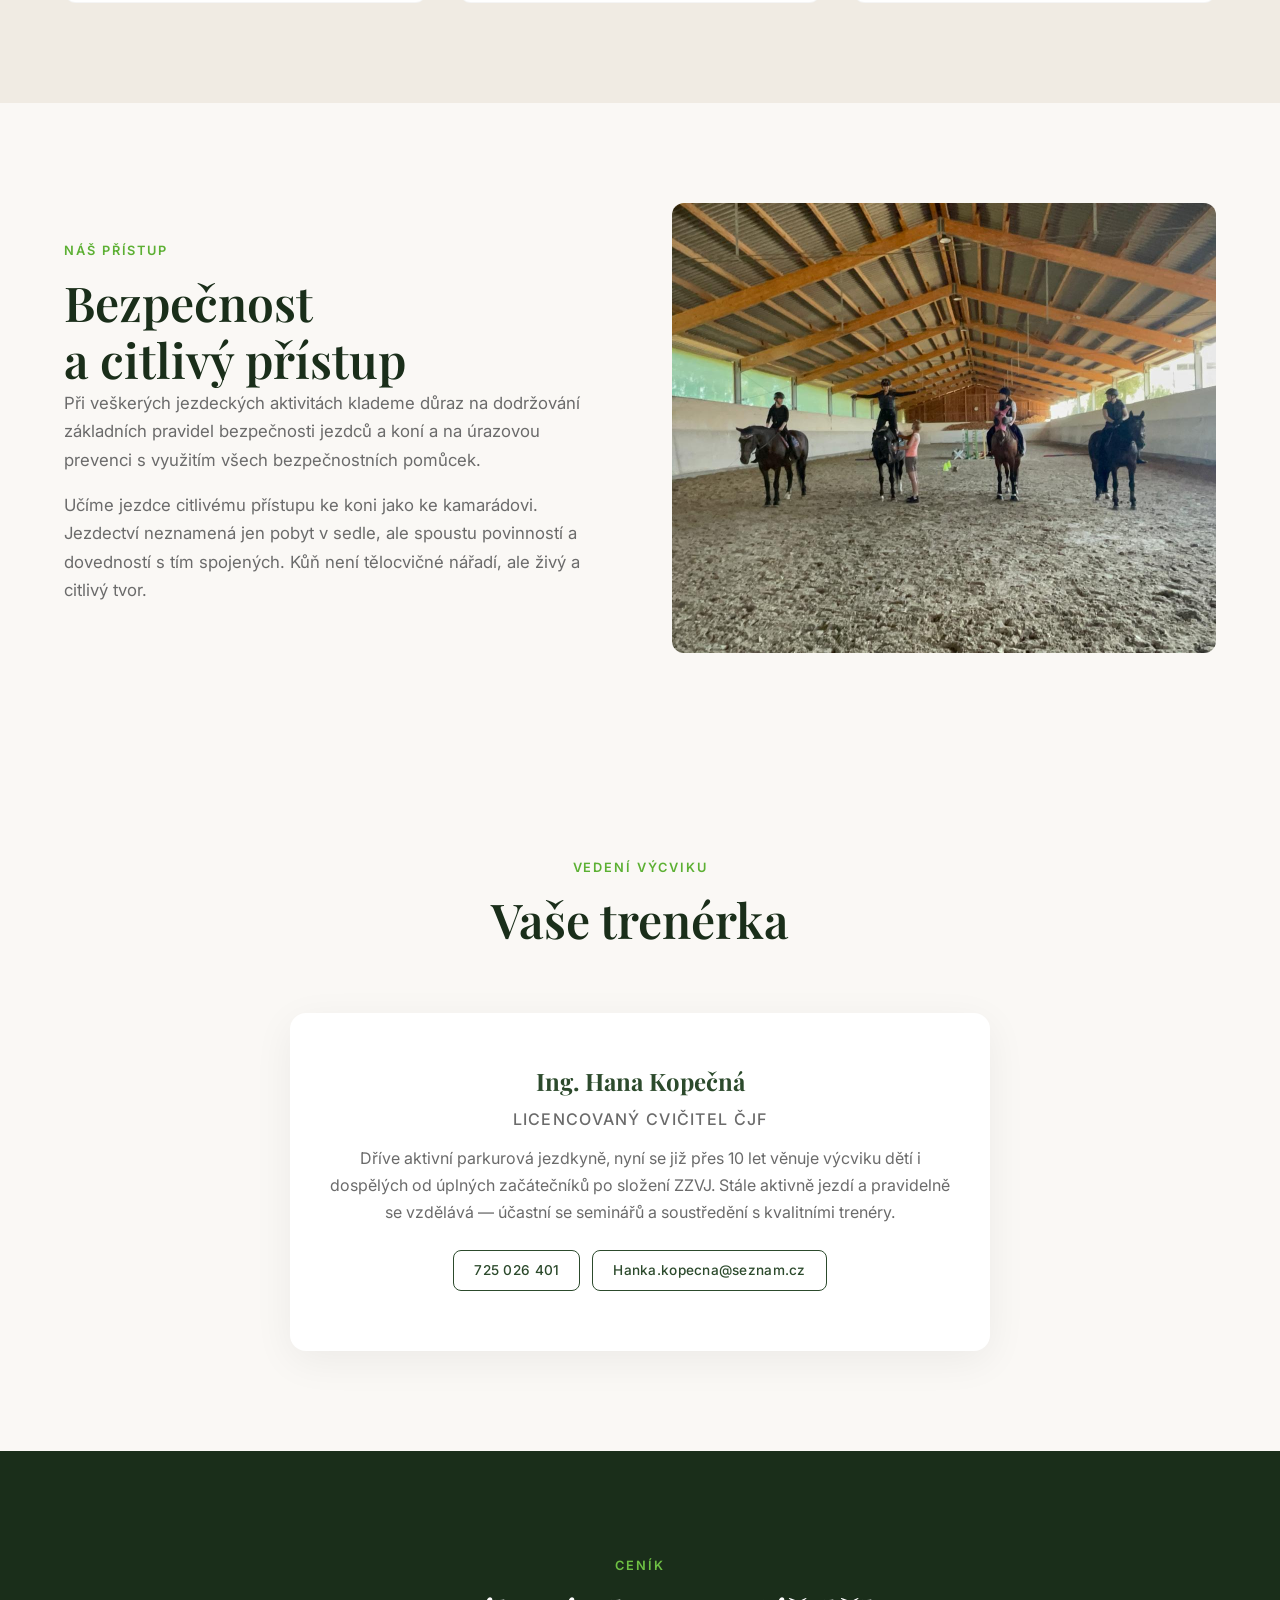
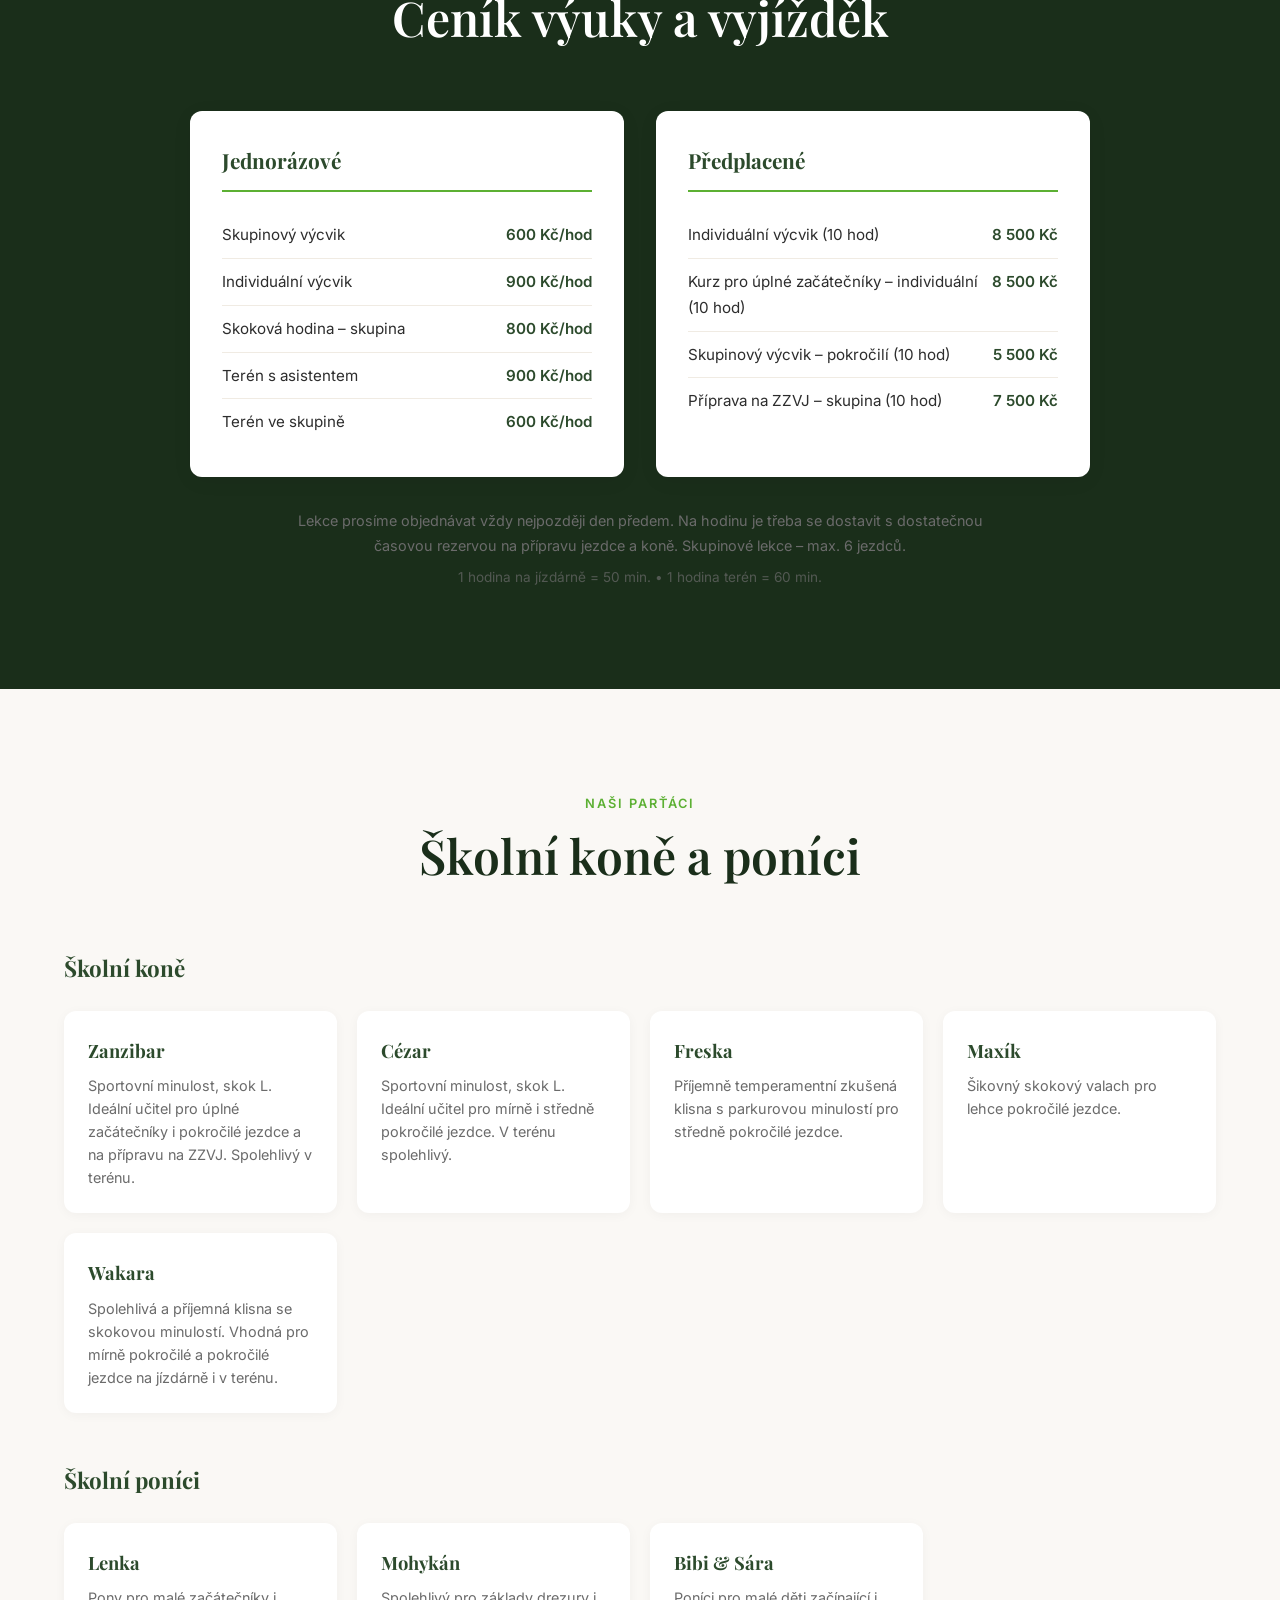
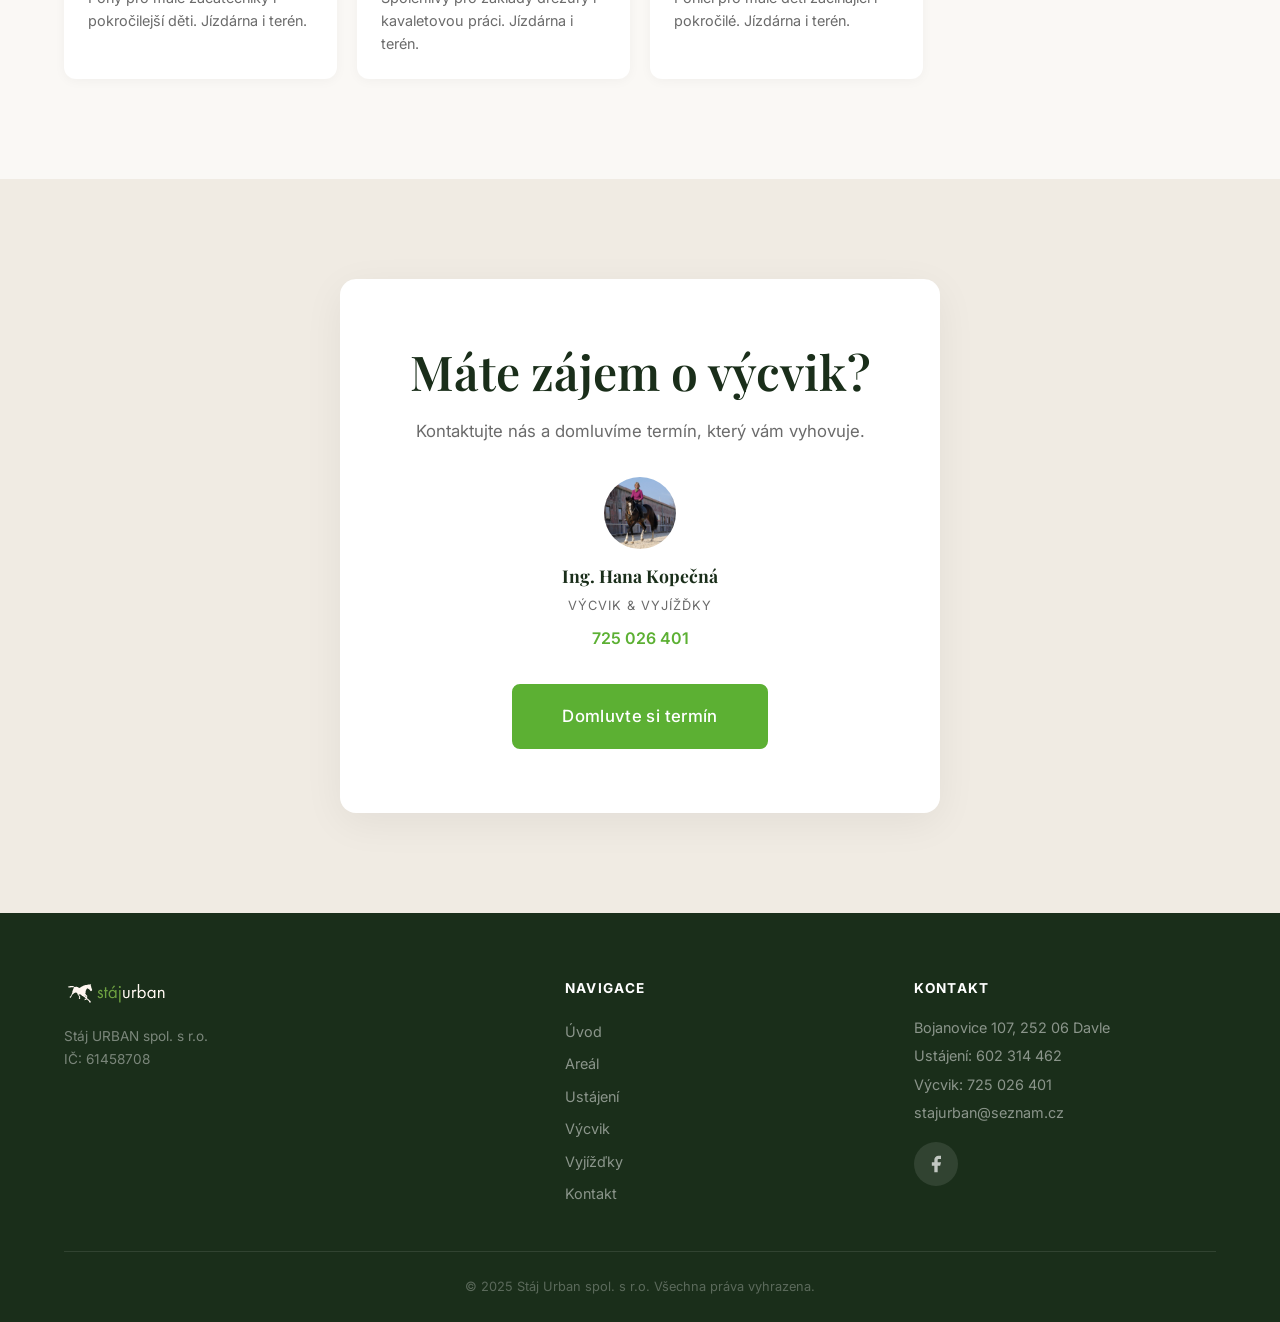
<file: skola.html>
<!DOCTYPE html>
<html lang="cs">
<head>
    <meta charset="UTF-8">
    <meta name="viewport" content="width=device-width, initial-scale=1.0">
    <title>Jezdecká škola | Stáj Urban</title>
    <meta name="description" content="Jezdecká škola Stáj Urban - výcvik jízdy na koni pro začátečníky i pokročilé, děti i dospělé, základní i skokový výcvik pod vedením cvičitele ČJF.">
    <link rel="preconnect" href="https://fonts.googleapis.com">
    <link rel="preconnect" href="https://fonts.gstatic.com" crossorigin>
    <link href="https://fonts.googleapis.com/css2?family=Playfair+Display:wght@400;600;700&family=Inter:wght@300;400;500;600&display=swap" rel="stylesheet">
    <link rel="stylesheet" href="styles.css">
</head>
<body data-page="skola">
    <!-- Navigation -->
    <nav class="navbar navbar--solid" id="navbar"></nav>

    <!-- Page Header -->
    <section class="page-header">
        <div class="container">
            <span class="section-label">Pro jezdce</span>
            <h1 class="page-header-title">Jezdecká škola</h1>
            <p class="page-header-desc">Výuka jízdy, základní a skokový výcvik</p>
        </div>
    </section>

    <!-- Úvod -->
    <section class="section section--about">
        <div class="container">
            <div class="about-grid">
                <div class="about-image">
                    <img src="images/stara-hala-vyuka.jpg" alt="Jezdecká škola - jezdci v hale" loading="lazy">
                </div>
                <div class="about-content">
                    <span class="section-label">O výuce</span>
                    <h2 class="section-title">Výcvik pro všechny<br>úrovně</h2>
                    <p>Nabízíme širokou škálu možností výcviku — jízdu na koni pro začátečníky i pokročilé, děti i dospělé. Výcvik probíhá celoročně v kryté hale a na venkovním kolbišti, osvětlení jezdeckých ploch je samozřejmostí.</p>
                    <p>Výcvik dětí vedeme od základů až po sport, na pony i na velkých koních. Každou lekci přizpůsobujeme věku, zkušenostem a jistotě konkrétního jezdce.</p>
                </div>
            </div>
        </div>
    </section>

    <!-- Kurzy -->
    <section class="section section--services">
        <div class="container">
            <div class="section-header">
                <span class="section-label">Nabídka</span>
                <h2 class="section-title">Kurzy a výcvik</h2>
            </div>
            <div class="services-grid">
                <div class="service-card">
                    <div class="service-icon">
                        <svg viewBox="0 0 64 64" fill="none" stroke="currentColor" stroke-width="2">
                            <circle cx="32" cy="20" r="12"/>
                            <path d="M16 52c0-8.837 7.163-16 16-16s16 7.163 16 16"/>
                        </svg>
                    </div>
                    <h3>Kurz pro začátečníky</h3>
                    <p>Individuální lekce — 10hodinové předplatné zahrnuje základní péči o koně ve stáji, čištění, sedlání, uždění, výcvik na lonži a posléze i samostatně na jízdárně.</p>
                </div>
                <div class="service-card">
                    <div class="service-icon">
                        <svg viewBox="0 0 64 64" fill="none" stroke="currentColor" stroke-width="2">
                            <circle cx="22" cy="20" r="10"/>
                            <circle cx="42" cy="20" r="10"/>
                            <path d="M8 52c0-7.732 6.268-14 14-14s14 6.268 14 14"/>
                            <path d="M28 52c0-7.732 6.268-14 14-14s14 6.268 14 14"/>
                        </svg>
                    </div>
                    <h3>Skupinové lekce</h3>
                    <p>Základní ovládání koně ve všech třech chodech. Kavaletová práce a dle úrovně i práce na dvou stopách. Skupiny po 3–4 jezdcích.</p>
                </div>
                <div class="service-card">
                    <div class="service-icon">
                        <svg viewBox="0 0 64 64" fill="none" stroke="currentColor" stroke-width="2">
                            <path d="M32 8l6 18h18l-14 10 5 18-15-11-15 11 5-18L8 26h18z"/>
                        </svg>
                    </div>
                    <h3>Skokový výcvik</h3>
                    <p>Pro pokročilé specializovaný skokový výcvik formou kavaletové práce i nižších parkurů. Příprava na závody ve skocích.</p>
                </div>
            </div>
        </div>
    </section>

    <!-- Přístup a bezpečnost -->
    <section class="section section--about">
        <div class="container">
            <div class="about-grid about-grid--reverse">
                <div class="about-image">
                    <img src="images/nova-hala-vyuka-jizdy-na-koni-skola.jpg" alt="Výcvik v kryté hale" loading="lazy">
                </div>
                <div class="about-content">
                    <span class="section-label">Náš přístup</span>
                    <h2 class="section-title">Bezpečnost<br>a citlivý přístup</h2>
                    <p>Při veškerých jezdeckých aktivitách klademe důraz na dodržování základních pravidel bezpečnosti jezdců a koní a na úrazovou prevenci s využitím všech bezpečnostních pomůcek.</p>
                    <p>Učíme jezdce citlivému přístupu ke koni jako ke kamarádovi. Jezdectví neznamená jen pobyt v sedle, ale spoustu povinností a dovedností s tím spojených. Kůň není tělocvičné nářadí, ale živý a citlivý tvor.</p>
                </div>
            </div>
        </div>
    </section>

    <!-- Trenérka -->
    <section class="section section--facility">
        <div class="container">
            <div class="section-header">
                <span class="section-label">Vedení výcviku</span>
                <h2 class="section-title">Vaše trenérka</h2>
            </div>
            <div class="trainer-box">
                <h3>Ing. Hana Kopečná</h3>
                <p class="trainer-role">Licencovaný cvičitel ČJF</p>
                <p>Dříve aktivní parkurová jezdkyně, nyní se již přes 10 let věnuje výcviku dětí i dospělých od úplných začátečníků po složení ZZVJ. Stále aktivně jezdí a pravidelně se vzdělává — účastní se seminářů a soustředění s kvalitními trenéry.</p>
                <p class="trainer-contact-line"><a href="tel:+420725026401" class="btn btn-outline btn-small">725 026 401</a> <a href="mailto:Hanka.kopecna@seznam.cz" class="btn btn-outline btn-small">Hanka.kopecna@seznam.cz</a></p>
            </div>
        </div>
    </section>

    <!-- Shared: Ceník -->
    <div id="shared-pricing"></div>

    <!-- Shared: Školní koně a poníci -->
    <div id="shared-horses"></div>

    <!-- CTA -->
    <section class="section section--cta">
        <div class="container">
            <div class="cta-box">
                <h2 class="section-title">Máte zájem o výcvik?</h2>
                <p>Kontaktujte nás a domluvíme termín, který vám vyhovuje.</p>
                <div class="cta-contacts">
                    <div class="cta-contact">
                        <div class="cta-avatar">
                            <img src="images/hana-kopecna.jpg" alt="Hana Kopečná">
                        </div>
                        <strong>Ing. Hana Kopečná</strong>
                        <span class="cta-contact-role">Výcvik &amp; vyjížďky</span>
                        <a href="tel:+420725026401" class="cta-contact-phone">725 026 401</a>
                    </div>
                </div>
                <a href="kontakt.html" class="btn btn-primary btn-large">Domluvte si termín</a>
            </div>
        </div>
    </section>

    <!-- Footer -->
    <footer class="footer" id="footer"></footer>

    <script src="shared-layout.js"></script>
    <script src="script.js"></script>
    <script src="shared-content.js"></script>
</body>
</html>
</file>
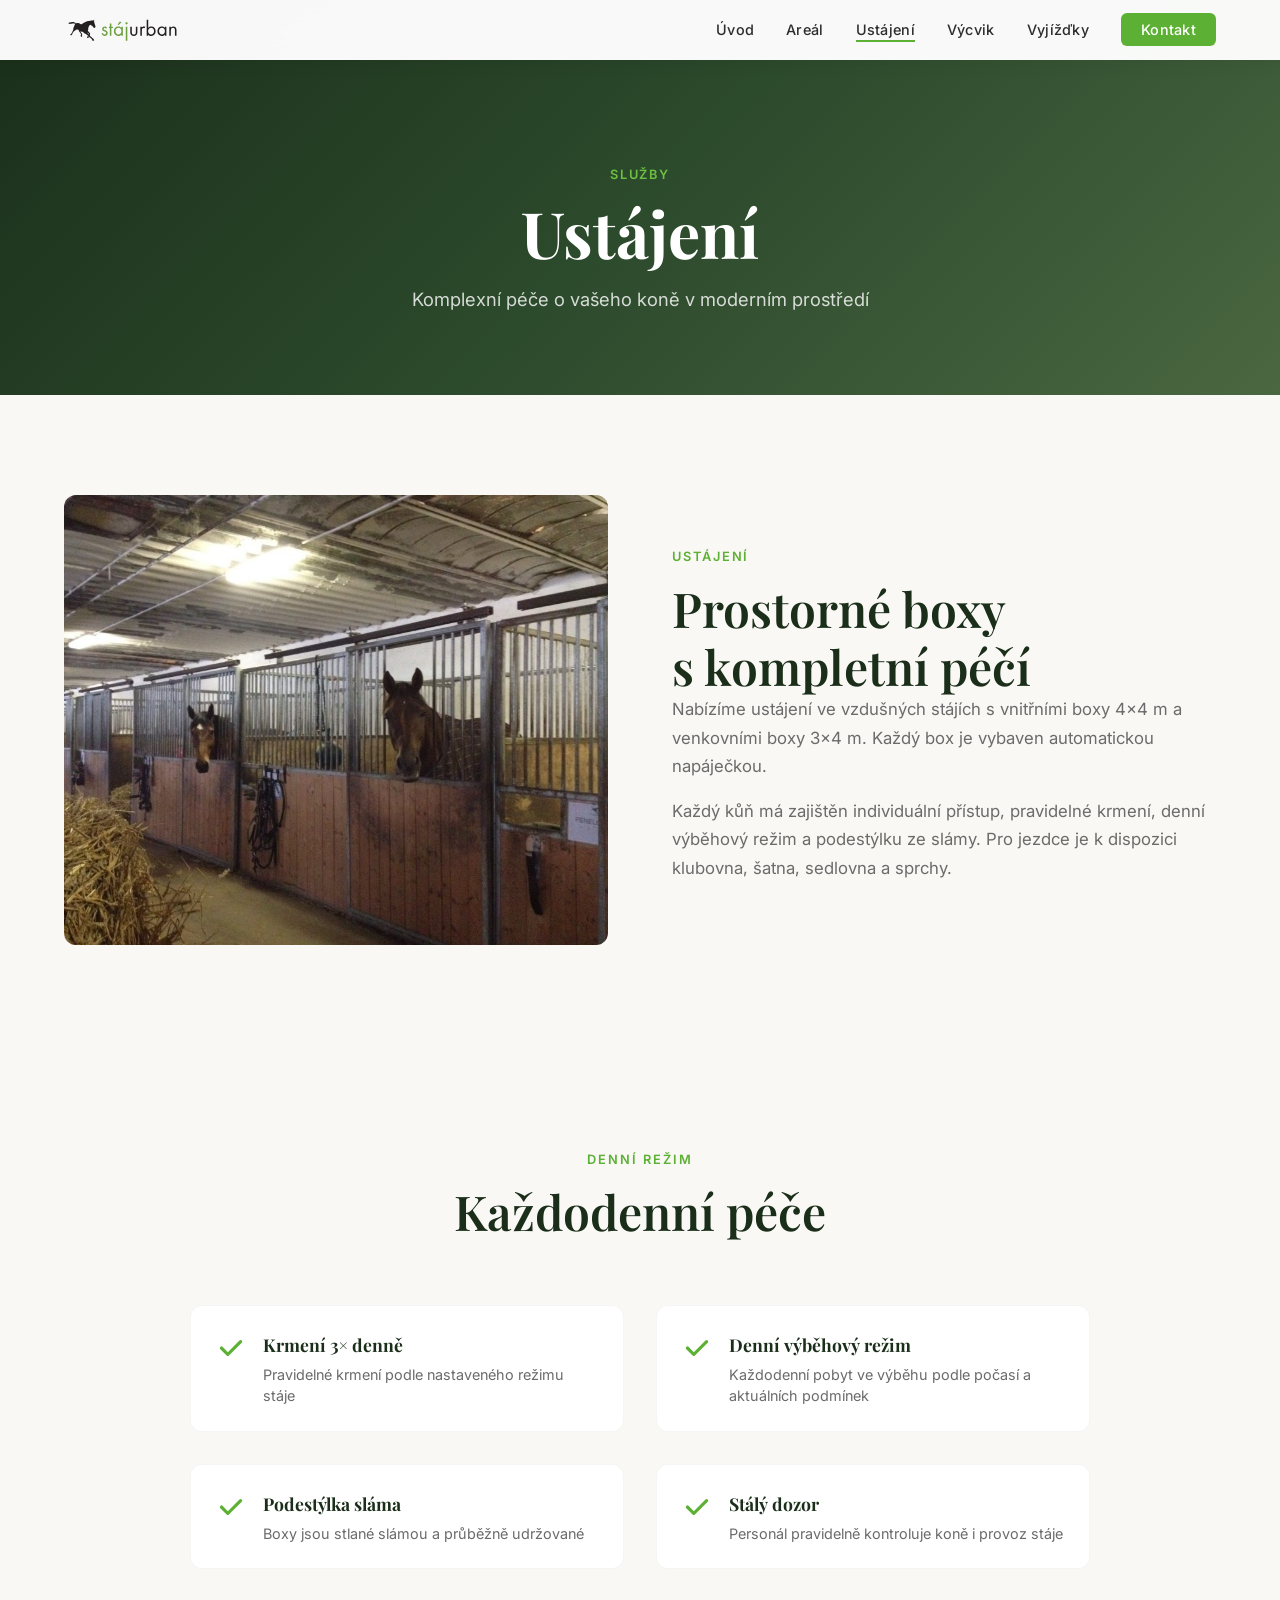
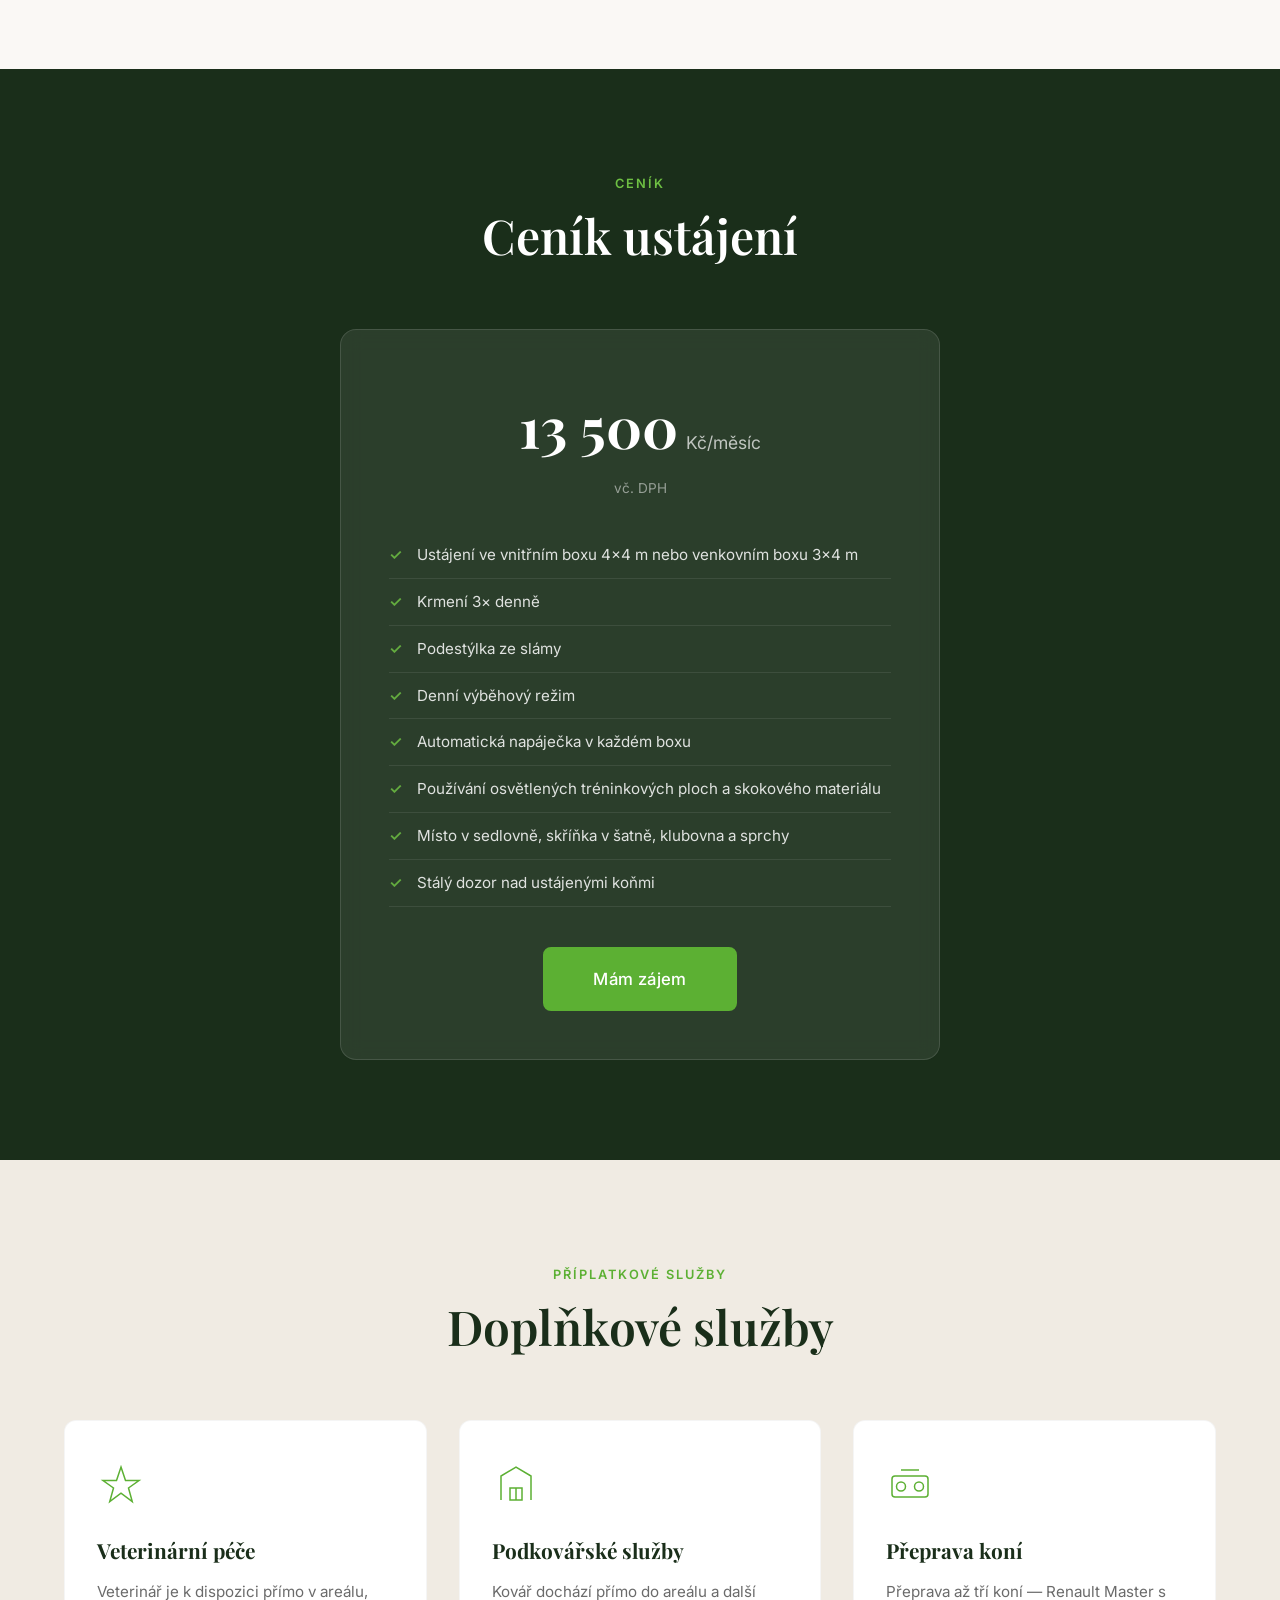
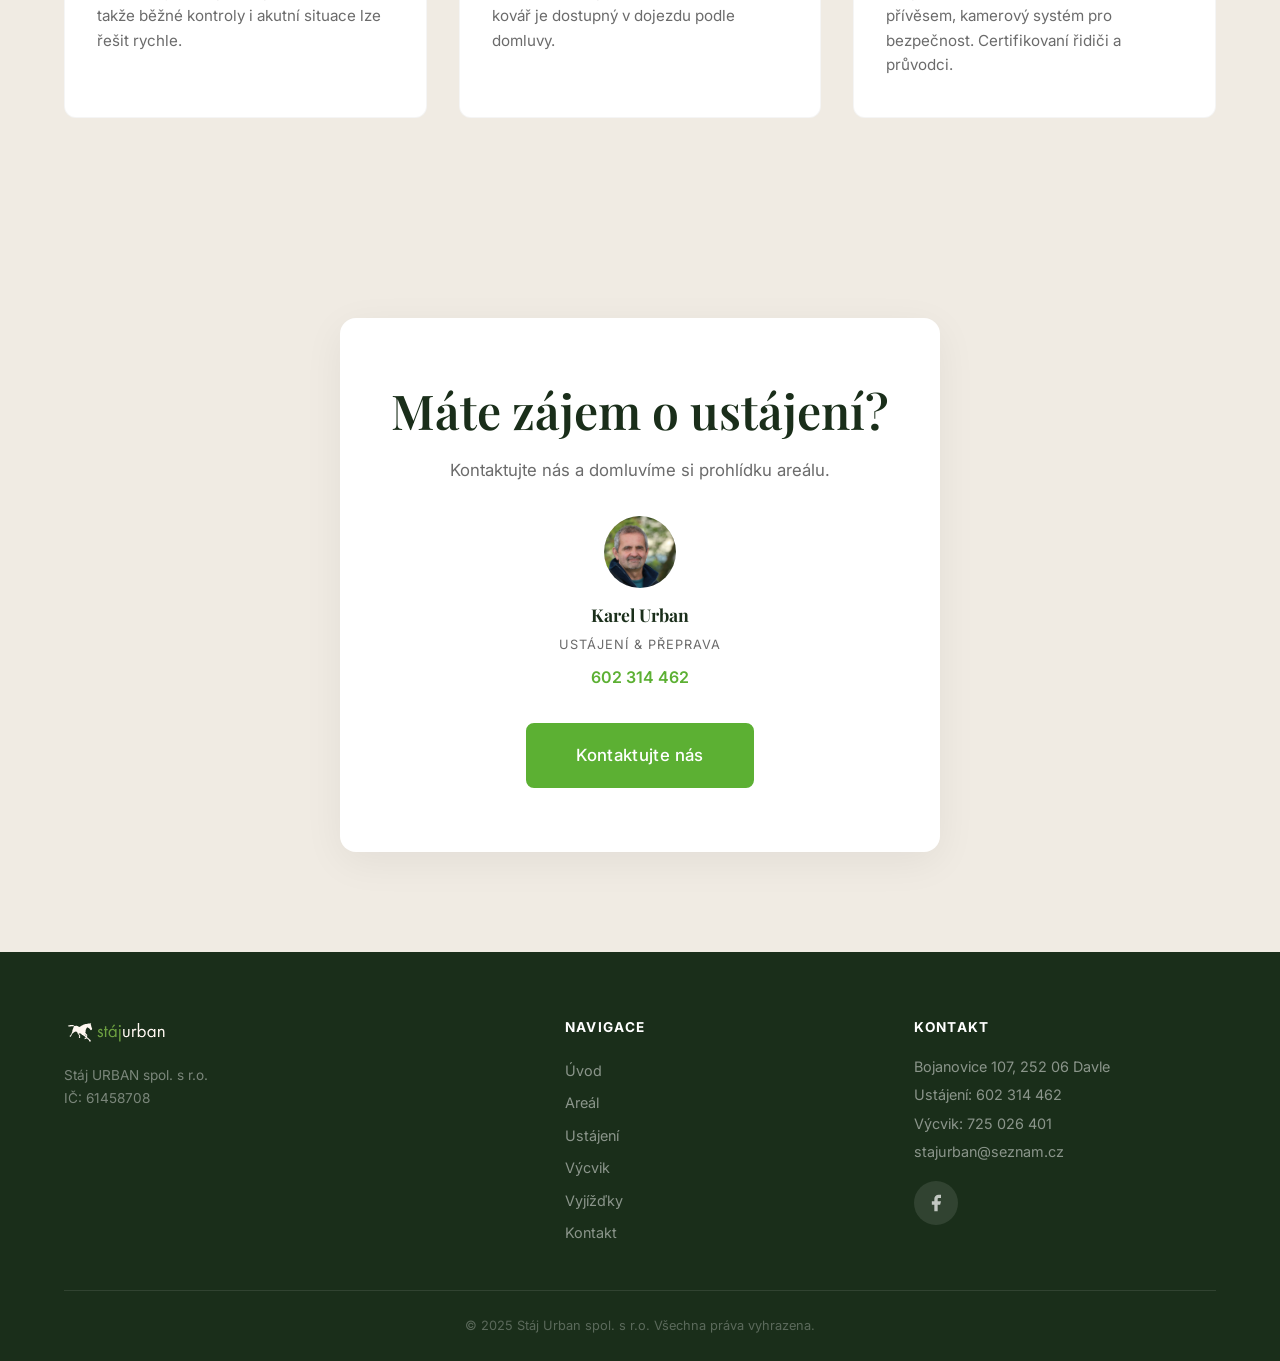
<file: ustajeni.html>
<!DOCTYPE html>
<html lang="cs">
<head>
    <meta charset="UTF-8">
    <meta name="viewport" content="width=device-width, initial-scale=1.0">
    <title>Ustájení | Stáj Urban</title>
    <meta name="description" content="Ustájení koní ve Stáj Urban - prostorné boxy, krmení 3x denně, výběhový režim, kompletní péče o vaše koně.">
    <link rel="preconnect" href="https://fonts.googleapis.com">
    <link rel="preconnect" href="https://fonts.gstatic.com" crossorigin>
    <link href="https://fonts.googleapis.com/css2?family=Playfair+Display:wght@400;600;700&family=Inter:wght@300;400;500;600&display=swap" rel="stylesheet">
    <link rel="stylesheet" href="styles.css">
</head>
<body data-page="ustajeni">
    <!-- Navigation -->
    <nav class="navbar navbar--solid" id="navbar"></nav>

    <!-- Page Header -->
    <section class="page-header">
        <div class="container">
            <span class="section-label">Služby</span>
            <h1 class="page-header-title">Ustájení</h1>
            <p class="page-header-desc">Komplexní péče o vašeho koně v moderním prostředí</p>
        </div>
    </section>

    <!-- Popis ustájení -->
    <section class="section section--about">
        <div class="container">
            <div class="about-grid">
                <div class="about-image">
                    <img src="images/vnitrni-ustajeni-boxy.jpg" alt="Vzdušné stáje s vnitřními boxy" loading="lazy">
                </div>
                <div class="about-content">
                    <span class="section-label">Ustájení</span>
                    <h2 class="section-title">Prostorné boxy<br>s kompletní péčí</h2>
                    <p>Nabízíme ustájení ve vzdušných stájích s vnitřními boxy 4&times;4 m a venkovními boxy 3&times;4 m. Každý box je vybaven automatickou napáječkou.</p>
                    <p>Každý kůň má zajištěn individuální přístup, pravidelné krmení, denní výběhový režim a podestýlku ze slámy. Pro jezdce je k dispozici klubovna, šatna, sedlovna a sprchy.</p>
                </div>
            </div>
        </div>
    </section>

    <!-- Denní režim -->
    <section class="section section--facility">
        <div class="container">
            <div class="section-header">
                <span class="section-label">Denní režim</span>
                <h2 class="section-title">Každodenní péče</h2>
            </div>
            <div class="facility-features-grid">
                <div class="facility-feature">
                    <svg width="32" height="32" viewBox="0 0 20 20" fill="currentColor"><path d="M16.707 5.293a1 1 0 010 1.414l-8 8a1 1 0 01-1.414 0l-4-4a1 1 0 011.414-1.414L8 12.586l7.293-7.293a1 1 0 011.414 0z"/></svg>
                    <div>
                        <h3>Krmení 3&times; denně</h3>
                        <p>Pravidelné krmení podle nastaveného režimu stáje</p>
                    </div>
                </div>
                <div class="facility-feature">
                    <svg width="32" height="32" viewBox="0 0 20 20" fill="currentColor"><path d="M16.707 5.293a1 1 0 010 1.414l-8 8a1 1 0 01-1.414 0l-4-4a1 1 0 011.414-1.414L8 12.586l7.293-7.293a1 1 0 011.414 0z"/></svg>
                    <div>
                        <h3>Denní výběhový režim</h3>
                        <p>Každodenní pobyt ve výběhu podle počasí a aktuálních podmínek</p>
                    </div>
                </div>
                <div class="facility-feature">
                    <svg width="32" height="32" viewBox="0 0 20 20" fill="currentColor"><path d="M16.707 5.293a1 1 0 010 1.414l-8 8a1 1 0 01-1.414 0l-4-4a1 1 0 011.414-1.414L8 12.586l7.293-7.293a1 1 0 011.414 0z"/></svg>
                    <div>
                        <h3>Podestýlka sláma</h3>
                        <p>Boxy jsou stlané slámou a průběžně udržované</p>
                    </div>
                </div>
                <div class="facility-feature">
                    <svg width="32" height="32" viewBox="0 0 20 20" fill="currentColor"><path d="M16.707 5.293a1 1 0 010 1.414l-8 8a1 1 0 01-1.414 0l-4-4a1 1 0 011.414-1.414L8 12.586l7.293-7.293a1 1 0 011.414 0z"/></svg>
                    <div>
                        <h3>Stálý dozor</h3>
                        <p>Personál pravidelně kontroluje koně i provoz stáje</p>
                    </div>
                </div>
            </div>
        </div>
    </section>

    <!-- Ceník -->
    <section class="section section--pricing" id="cenik">
        <div class="container">
            <div class="section-header">
                <span class="section-label">Ceník</span>
                <h2 class="section-title">Ceník ustájení</h2>
            </div>
            <div class="pricing-card">
                <div class="pricing-header">
                    <div class="pricing-price">
                        <span class="pricing-amount">13 500</span>
                        <span class="pricing-currency">Kč/měsíc</span>
                    </div>
                    <span class="pricing-vat">vč. DPH</span>
                </div>
                <ul class="pricing-features">
                    <li>Ustájení ve vnitřním boxu 4&times;4 m nebo venkovním boxu 3&times;4 m</li>
                    <li>Krmení 3&times; denně</li>
                    <li>Podestýlka ze slámy</li>
                    <li>Denní výběhový režim</li>
                    <li>Automatická napáječka v každém boxu</li>
                    <li>Používání osvětlených tréninkových ploch a skokového materiálu</li>
                    <li>Místo v sedlovně, skříňka v šatně, klubovna a sprchy</li>
                    <li>Stálý dozor nad ustájenými koňmi</li>
                </ul>
                <a href="kontakt.html" class="btn btn-primary btn-large">Mám zájem</a>
            </div>
        </div>
    </section>

    <!-- Další služby -->
    <section class="section section--services">
        <div class="container">
            <div class="section-header">
                <span class="section-label">Příplatkové služby</span>
                <h2 class="section-title">Doplňkové služby</h2>
            </div>
            <div class="services-grid">
                <div class="service-card">
                    <div class="service-icon">
                        <svg viewBox="0 0 64 64" fill="none" stroke="currentColor" stroke-width="2">
                            <path d="M32 8l6 18h18l-14 10 5 18-15-11-15 11 5-18L8 26h18z"/>
                        </svg>
                    </div>
                    <h3>Veterinární péče</h3>
                    <p>Veterinář je k dispozici přímo v areálu, takže běžné kontroly i akutní situace lze řešit rychle.</p>
                </div>
                <div class="service-card">
                    <div class="service-icon">
                        <svg viewBox="0 0 64 64" fill="none" stroke="currentColor" stroke-width="2">
                            <path d="M12 52V20l20-12 20 12v32"/>
                            <rect x="24" y="36" width="16" height="16"/>
                            <path d="M32 36v16"/>
                        </svg>
                    </div>
                    <h3>Podkovářské služby</h3>
                    <p>Kovář dochází přímo do areálu a další kovář je dostupný v dojezdu podle domluvy.</p>
                </div>
                <div class="service-card">
                    <div class="service-icon">
                        <svg viewBox="0 0 64 64" fill="none" stroke="currentColor" stroke-width="2">
                            <rect x="8" y="20" width="48" height="28" rx="4"/>
                            <circle cx="20" cy="34" r="6"/>
                            <circle cx="44" cy="34" r="6"/>
                            <path d="M20 12h24"/>
                        </svg>
                    </div>
                    <h3>Přeprava koní</h3>
                    <p>Přeprava až tří koní — Renault Master s přívěsem, kamerový systém pro bezpečnost. Certifikovaní řidiči a průvodci.</p>
                </div>
            </div>
        </div>
    </section>

    <!-- CTA -->
    <section class="section section--cta">
        <div class="container">
            <div class="cta-box">
                <h2 class="section-title">Máte zájem o ustájení?</h2>
                <p>Kontaktujte nás a domluvíme si prohlídku areálu.</p>
                <div class="cta-contacts">
                    <div class="cta-contact">
                        <div class="cta-avatar">
                            <img src="images/karel-urban.jpg" alt="Karel Urban">
                        </div>
                        <strong>Karel Urban</strong>
                        <span class="cta-contact-role">Ustájení &amp; přeprava</span>
                        <a href="tel:+420602314462" class="cta-contact-phone">602 314 462</a>
                    </div>
                </div>
                <a href="kontakt.html" class="btn btn-primary btn-large">Kontaktujte nás</a>
            </div>
        </div>
    </section>

    <!-- Footer -->
    <footer class="footer" id="footer"></footer>

    <script src="shared-layout.js"></script>
    <script src="script.js"></script>
</body>
</html>
</file>
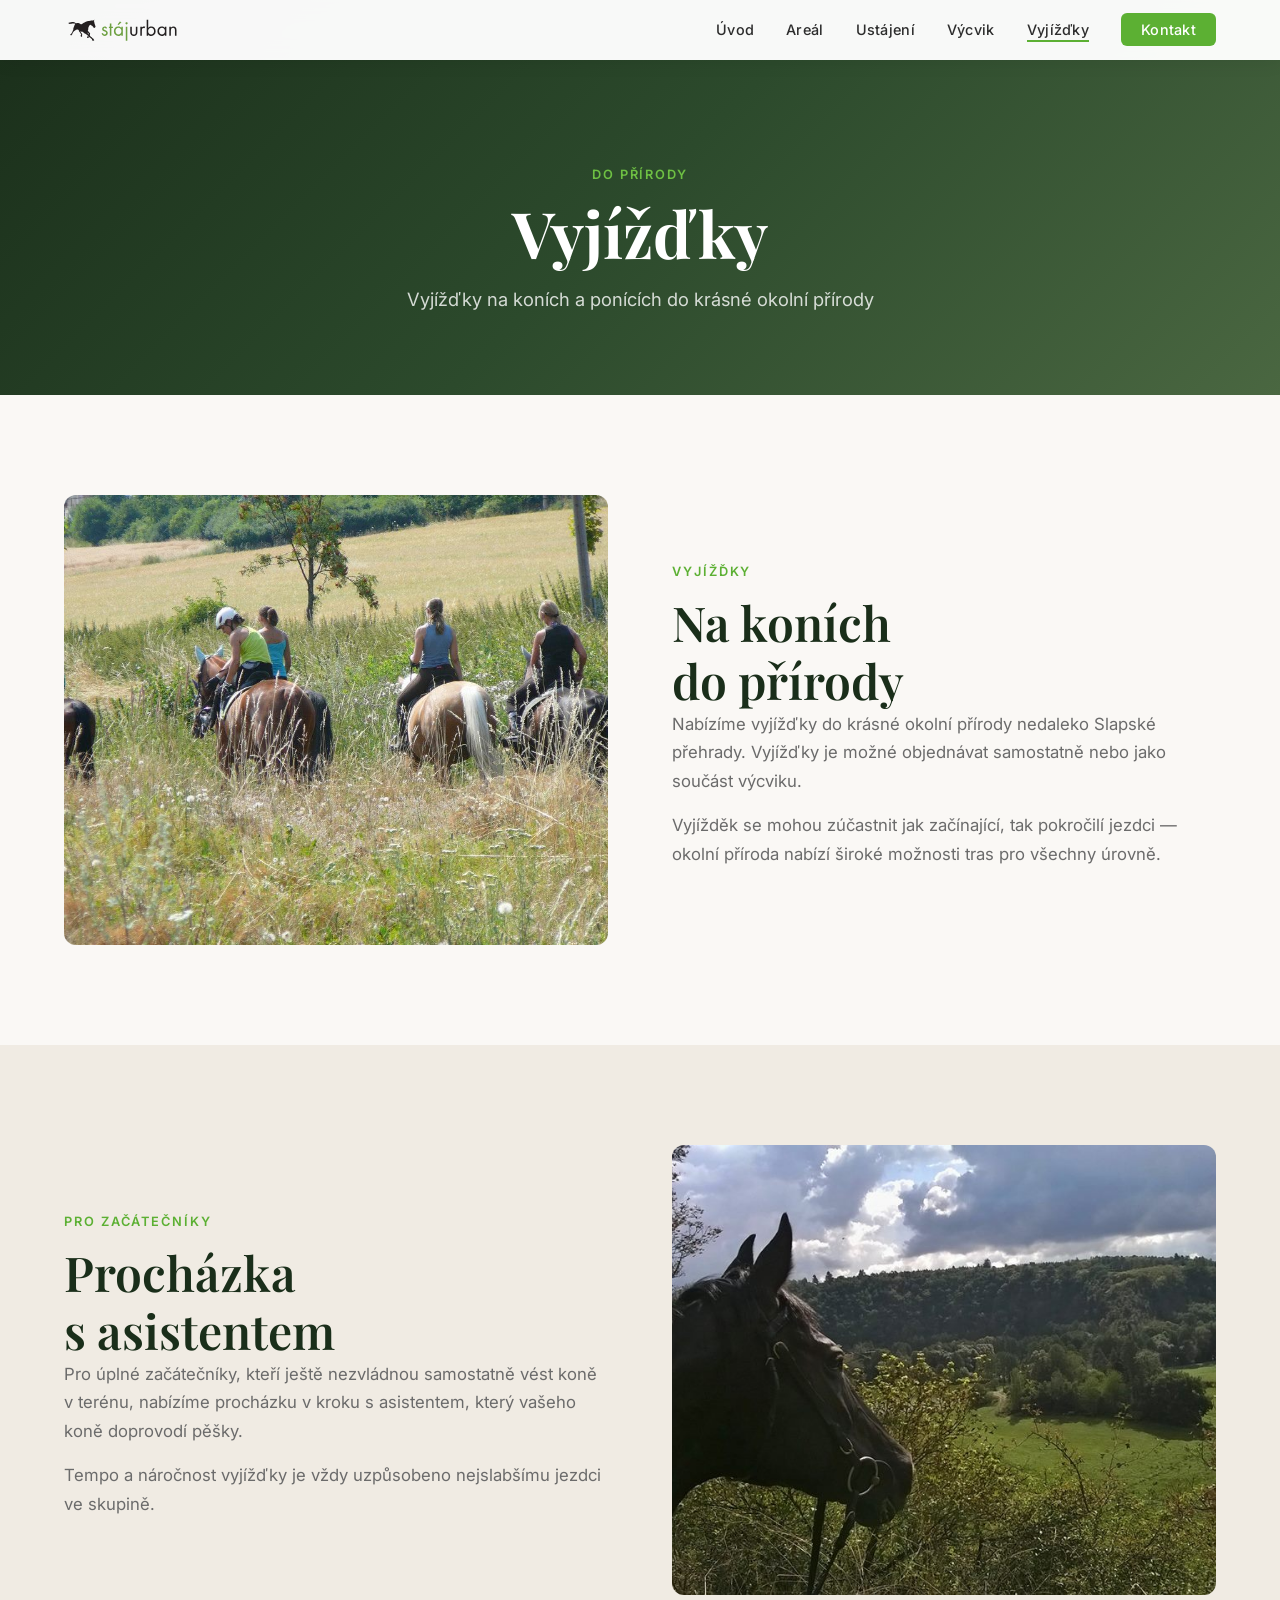
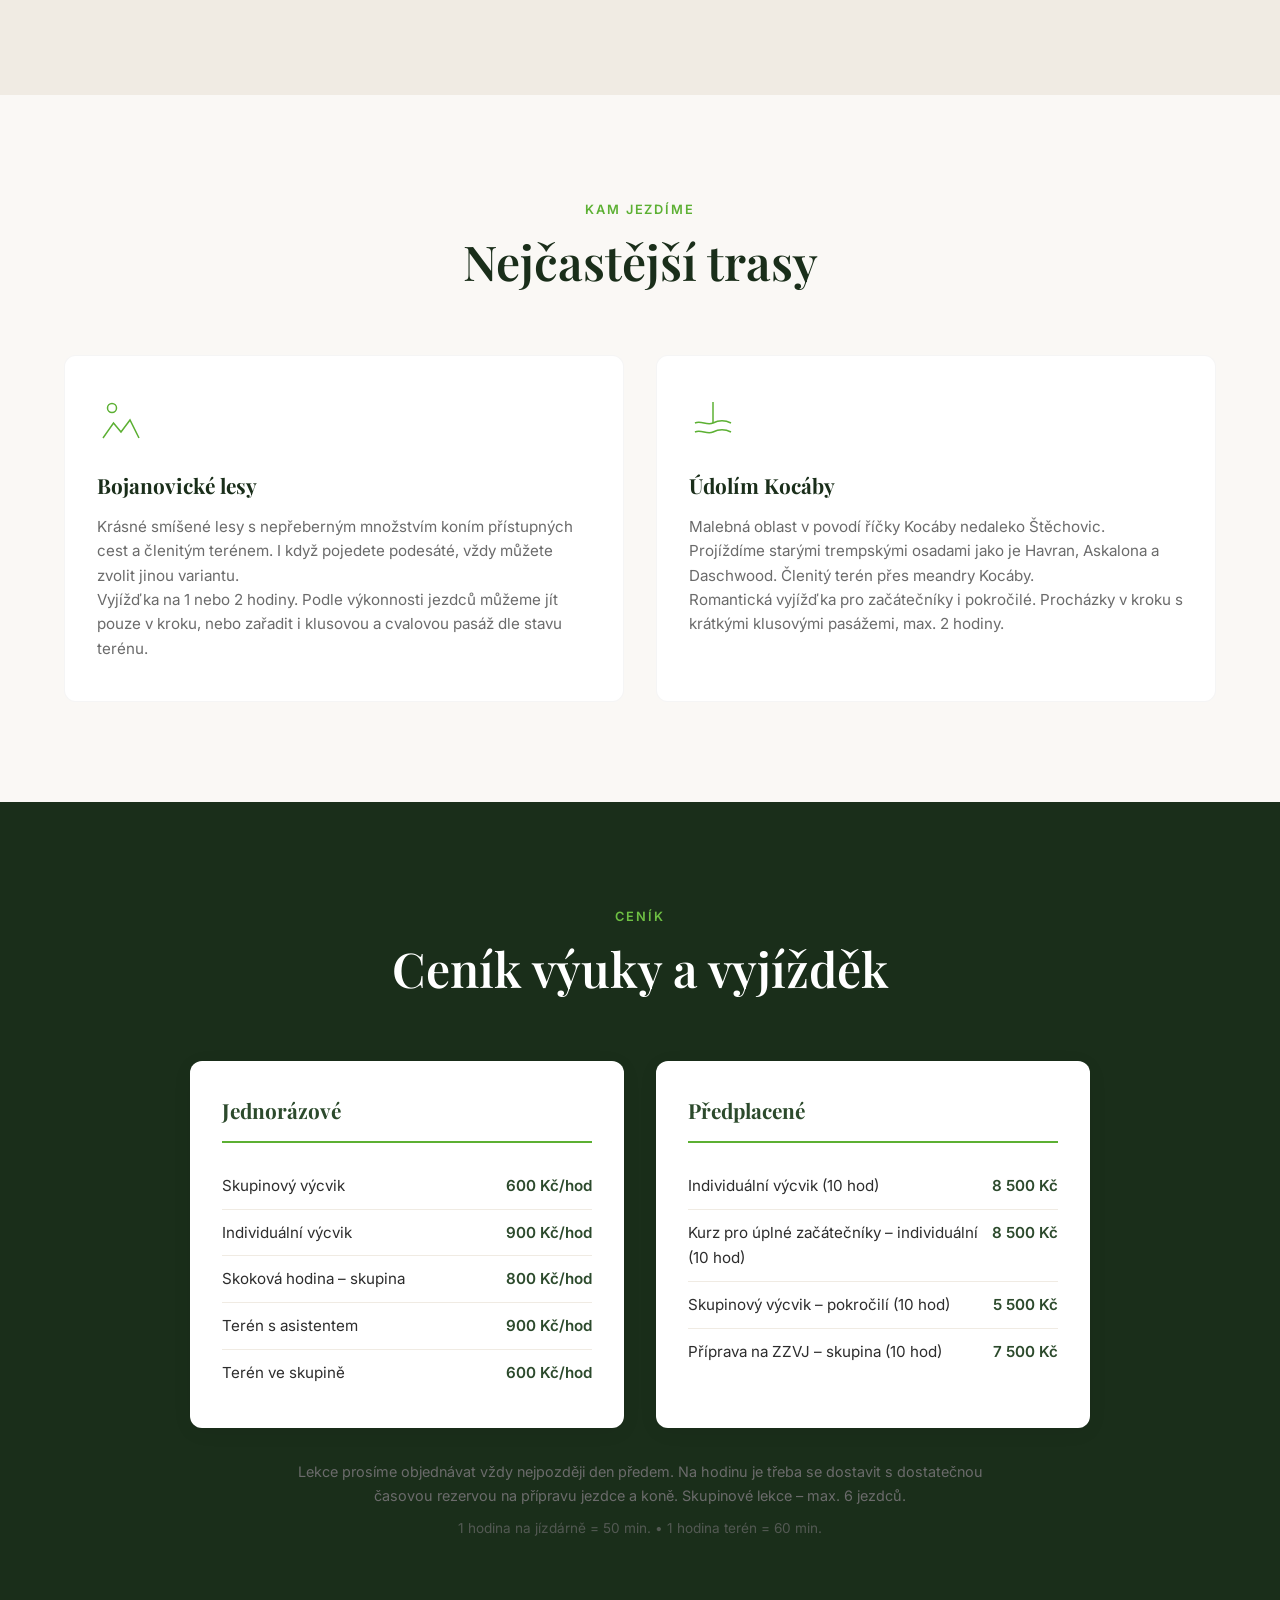
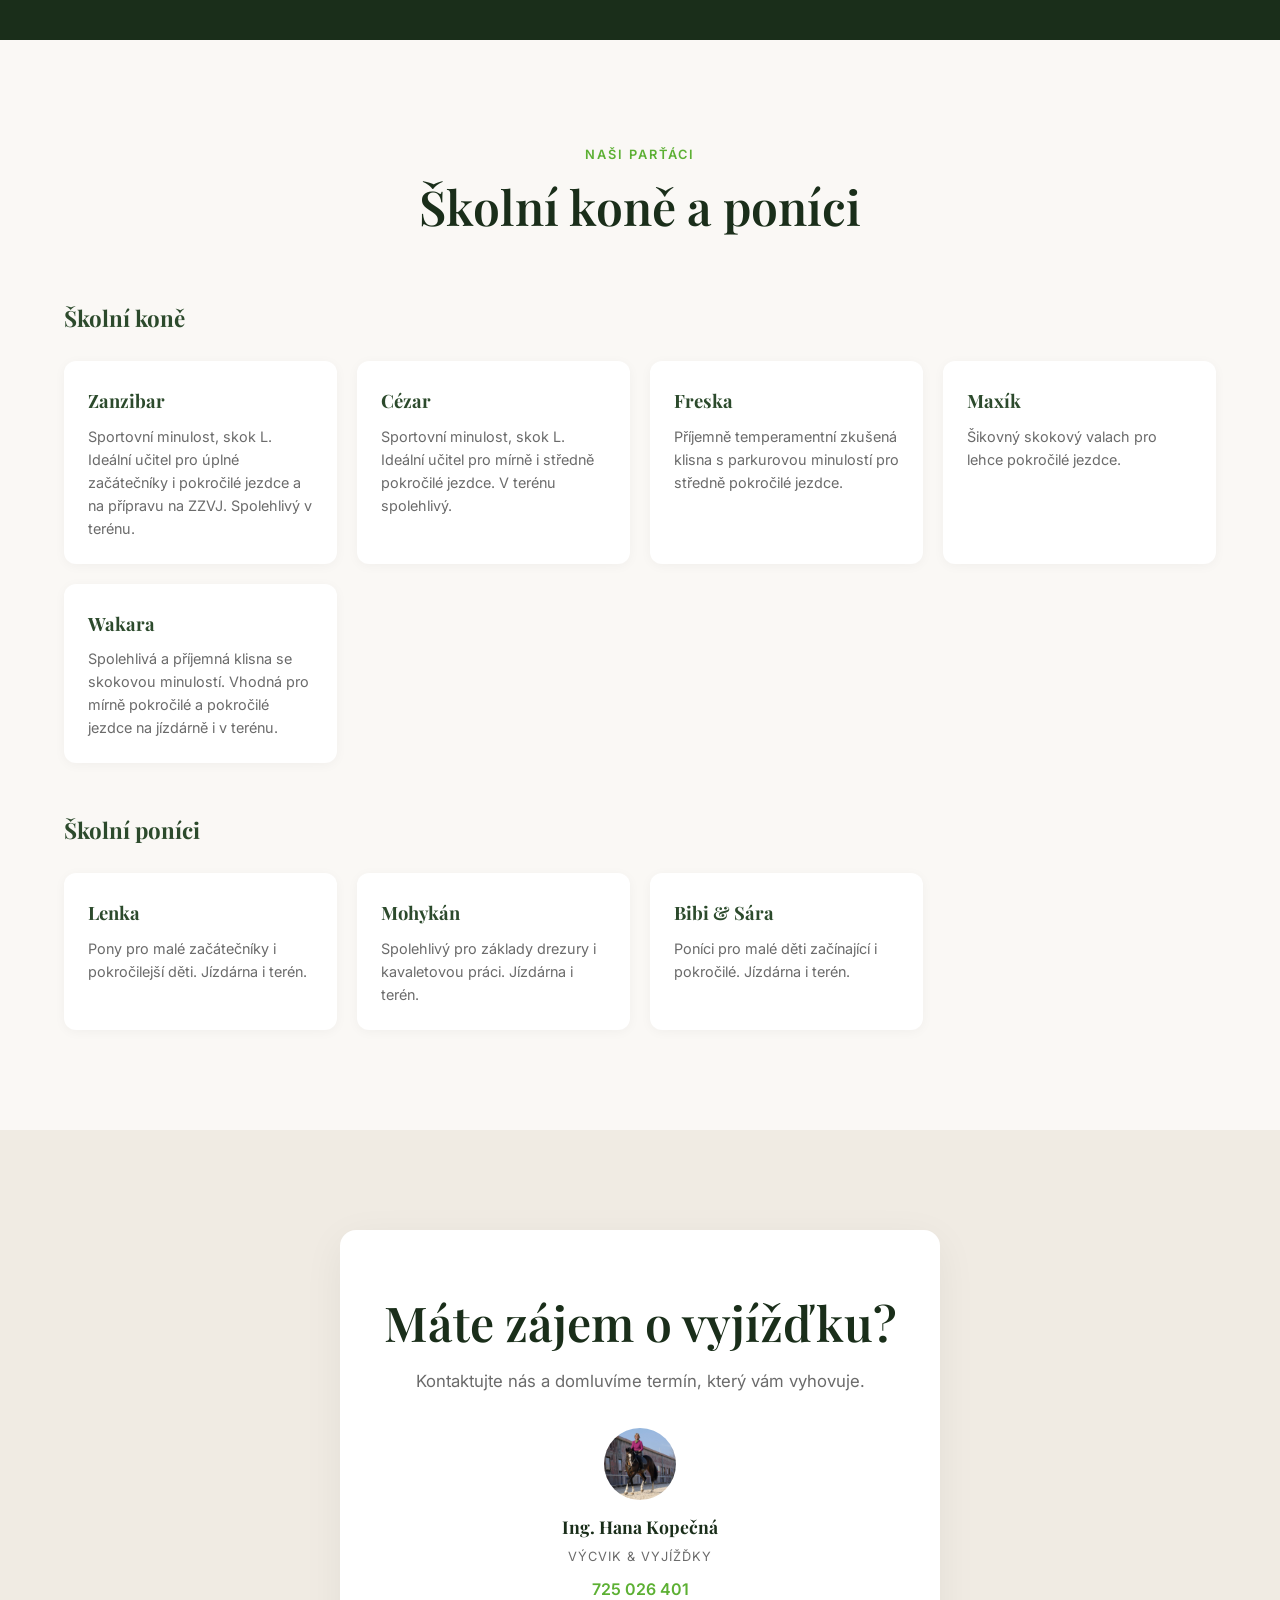
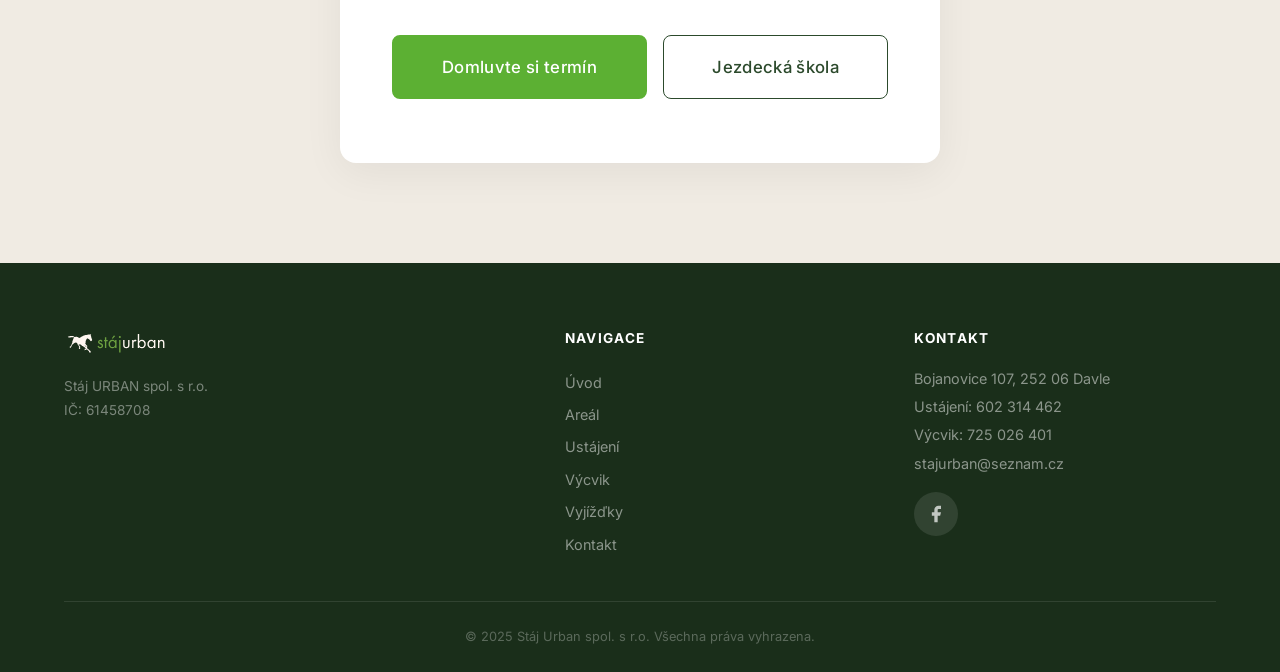
<file: vyjizky.html>
<!DOCTYPE html>
<html lang="cs">
<head>
    <meta charset="UTF-8">
    <meta name="viewport" content="width=device-width, initial-scale=1.0">
    <title>Vyjížďky | Stáj Urban</title>
    <meta name="description" content="Vyjížďky na koních do přírody v okolí Slapské přehrady - Bojanovické lesy, údolí Kocáby. Pro začátečníky i pokročilé jezdce.">
    <link rel="preconnect" href="https://fonts.googleapis.com">
    <link rel="preconnect" href="https://fonts.gstatic.com" crossorigin>
    <link href="https://fonts.googleapis.com/css2?family=Playfair+Display:wght@400;600;700&family=Inter:wght@300;400;500;600&display=swap" rel="stylesheet">
    <link rel="stylesheet" href="styles.css">
</head>
<body data-page="vyjizky">
    <!-- Navigation -->
    <nav class="navbar navbar--solid" id="navbar"></nav>

    <!-- Page Header -->
    <section class="page-header">
        <div class="container">
            <span class="section-label">Do přírody</span>
            <h1 class="page-header-title">Vyjížďky</h1>
            <p class="page-header-desc">Vyjížďky na koních a ponících do krásné okolní přírody</p>
        </div>
    </section>

    <!-- Úvod -->
    <section class="section section--about">
        <div class="container">
            <div class="about-grid">
                <div class="about-image">
                    <img src="images/vyjizdka-na-koni.jpg" alt="Vyjížďka na koni do přírody" loading="lazy">
                </div>
                <div class="about-content">
                    <span class="section-label">Vyjížďky</span>
                    <h2 class="section-title">Na koních<br>do přírody</h2>
                    <p>Nabízíme vyjížďky do krásné okolní přírody nedaleko Slapské přehrady. Vyjížďky je možné objednávat samostatně nebo jako součást výcviku.</p>
                    <p>Vyjížděk se mohou zúčastnit jak začínající, tak pokročilí jezdci — okolní příroda nabízí široké možnosti tras pro všechny úrovně.</p>
                </div>
            </div>
        </div>
    </section>

    <!-- Pro začátečníky -->
    <section class="section section--services">
        <div class="container">
            <div class="about-grid about-grid--reverse">
                <div class="about-image">
                    <img src="images/vyjizdiky-na-koni-priroda.jpg" alt="Vyjížďka s asistentem v přírodě" loading="lazy">
                </div>
                <div class="about-content">
                    <span class="section-label">Pro začátečníky</span>
                    <h2 class="section-title">Procházka<br>s asistentem</h2>
                    <p>Pro úplné začátečníky, kteří ještě nezvládnou samostatně vést koně v terénu, nabízíme procházku v kroku s asistentem, který vašeho koně doprovodí pěšky.</p>
                    <p>Tempo a náročnost vyjížďky je vždy uzpůsobeno nejslabšímu jezdci ve skupině.</p>
                </div>
            </div>
        </div>
    </section>

    <!-- Trasy -->
    <section class="section section--facility">
        <div class="container">
            <div class="section-header">
                <span class="section-label">Kam jezdíme</span>
                <h2 class="section-title">Nejčastější trasy</h2>
            </div>
            <div class="services-grid services-grid--2col">
                <div class="service-card">
                    <div class="service-icon">
                        <svg viewBox="0 0 64 64" fill="none" stroke="currentColor" stroke-width="2">
                            <path d="M8 56l14-20 10 12 12-16 12 24"/>
                            <circle cx="20" cy="16" r="6"/>
                        </svg>
                    </div>
                    <h3>Bojanovické lesy</h3>
                    <p>Krásné smíšené lesy s nepřeberným množstvím koním přístupných cest a členitým terénem. I když pojedete podesáté, vždy můžete zvolit jinou variantu.</p>
                    <p>Vyjížďka na 1 nebo 2 hodiny. Podle výkonnosti jezdců můžeme jít pouze v kroku, nebo zařadit i klusovou a cvalovou pasáž dle stavu terénu.</p>
                </div>
                <div class="service-card">
                    <div class="service-icon">
                        <svg viewBox="0 0 64 64" fill="none" stroke="currentColor" stroke-width="2">
                            <path d="M8 48c8-4 16 4 24 0s16-4 24 0"/>
                            <path d="M8 36c8-4 16 4 24 0s16-4 24 0"/>
                            <path d="M32 8v28"/>
                        </svg>
                    </div>
                    <h3>Údolím Kocáby</h3>
                    <p>Malebná oblast v povodí říčky Kocáby nedaleko Štěchovic. Projíždíme starými trempskými osadami jako je Havran, Askalona a Daschwood. Členitý terén přes meandry Kocáby.</p>
                    <p>Romantická vyjížďka pro začátečníky i pokročilé. Procházky v kroku s krátkými klusovými pasážemi, max. 2 hodiny.</p>
                </div>
            </div>
        </div>
    </section>

    <!-- Shared: Ceník -->
    <div id="shared-pricing"></div>

    <!-- Shared: Školní koně a poníci -->
    <div id="shared-horses"></div>

    <!-- CTA -->
    <section class="section section--cta">
        <div class="container">
            <div class="cta-box">
                <h2 class="section-title">Máte zájem o vyjížďku?</h2>
                <p>Kontaktujte nás a domluvíme termín, který vám vyhovuje.</p>
                <div class="cta-contacts">
                    <div class="cta-contact">
                        <div class="cta-avatar">
                            <img src="images/hana-kopecna.jpg" alt="Hana Kopečná">
                        </div>
                        <strong>Ing. Hana Kopečná</strong>
                        <span class="cta-contact-role">Výcvik &amp; vyjížďky</span>
                        <a href="tel:+420725026401" class="cta-contact-phone">725 026 401</a>
                    </div>
                </div>
                <div class="cta-buttons">
                    <a href="kontakt.html" class="btn btn-primary btn-large">Domluvte si termín</a>
                    <a href="skola.html" class="btn btn-outline btn-large">Jezdecká škola</a>
                </div>
            </div>
        </div>
    </section>

    <!-- Footer -->
    <footer class="footer" id="footer"></footer>

    <script src="shared-layout.js"></script>
    <script src="script.js"></script>
    <script src="shared-content.js"></script>
</body>
</html>
</file>
<file: styles.css>
/* ========================================
   STÁJ URBAN — Modern Responsive Styles
   ======================================== */

/* --- Reset & Base --- */
*, *::before, *::after {
    margin: 0;
    padding: 0;
    box-sizing: border-box;
}

:root {
    --color-primary: #2c4a2c;
    --color-primary-light: #4a6741;
    --color-primary-dark: #1a2e1a;
    --color-accent: #5cb033;
    --color-accent-dark: #4a9028;
    --color-accent-light: #6ec043;
    --color-brown: #8B7355;
    --color-brown-light: #a89070;
    --color-bg: #faf8f5;
    --color-bg-alt: #f0ebe3;
    --color-text: #2d2d2d;
    --color-text-light: #6b6b6b;
    --color-white: #ffffff;
    --font-heading: 'Playfair Display', Georgia, serif;
    --font-body: 'Inter', -apple-system, BlinkMacSystemFont, sans-serif;
    --container-max: 1200px;
    --section-padding: 100px;
    --transition: 0.3s ease;
}

html {
    scroll-behavior: smooth;
    font-size: 16px;
}

body {
    font-family: var(--font-body);
    color: var(--color-text);
    background-color: var(--color-bg);
    line-height: 1.7;
    -webkit-font-smoothing: antialiased;
}

img {
    max-width: 100%;
    height: auto;
    display: block;
}

a {
    color: inherit;
    text-decoration: none;
    transition: color var(--transition);
}

/* --- Container --- */
.container {
    max-width: var(--container-max);
    margin: 0 auto;
    padding: 0 24px;
}

/* --- Navbar --- */
.navbar {
    position: fixed;
    top: 0;
    left: 0;
    right: 0;
    z-index: 1000;
    padding: 20px 0;
    transition: all var(--transition);
}

.navbar.scrolled,
.navbar--solid {
    background: rgba(255, 255, 255, 0.97);
    backdrop-filter: blur(10px);
    padding: 12px 0;
    box-shadow: 0 1px 20px rgba(0, 0, 0, 0.08);
}

.nav-container {
    max-width: var(--container-max);
    margin: 0 auto;
    padding: 0 24px;
    display: flex;
    align-items: center;
    justify-content: space-between;
}

.nav-logo {
    z-index: 1001;
    display: flex;
    align-items: center;
}

.nav-logo-img {
    height: 36px;
    width: auto;
}

/* Logo visibility toggle — homepage hero: white logo, scrolled: dark logo */
.nav-logo-dark {
    display: none;
}

.navbar.scrolled .nav-logo-white,
.navbar--solid .nav-logo-white {
    display: none;
}

.navbar.scrolled .nav-logo-dark,
.navbar--solid .nav-logo-dark {
    display: block;
}

/* On subpages (.navbar--solid) there's only one logo img, always visible */
.navbar--solid .nav-logo-img {
    display: block;
}

.nav-menu {
    display: flex;
    align-items: center;
    gap: 32px;
    list-style: none;
}

.nav-link {
    font-size: 0.9rem;
    font-weight: 500;
    color: rgba(255, 255, 255, 0.85);
    letter-spacing: 0.02em;
    position: relative;
    padding: 4px 0;
    transition: color var(--transition);
}

.nav-link::after {
    content: '';
    position: absolute;
    bottom: 0;
    left: 0;
    width: 0;
    height: 2px;
    background: var(--color-accent);
    transition: width var(--transition);
}

.nav-link:hover::after {
    width: 100%;
}

.nav-link.active::after {
    width: 100%;
}

.navbar.scrolled .nav-link,
.navbar--solid .nav-link {
    color: var(--color-text);
}

.nav-link--cta {
    background: var(--color-accent);
    color: var(--color-white) !important;
    padding: 8px 20px;
    border-radius: 6px;
}

.nav-link--cta::after {
    display: none;
}

.nav-link--cta:hover {
    background: var(--color-accent-dark);
}

/* Hamburger */
.nav-toggle {
    display: none;
    flex-direction: column;
    gap: 5px;
    background: none;
    border: none;
    cursor: pointer;
    z-index: 1001;
    padding: 4px;
}

.nav-toggle span {
    display: block;
    width: 24px;
    height: 2px;
    background: var(--color-white);
    transition: all var(--transition);
}

.navbar.scrolled .nav-toggle span,
.navbar--solid .nav-toggle span {
    background: var(--color-text);
}

.nav-toggle.active span:nth-child(1) {
    transform: rotate(45deg) translate(5px, 5px);
}

.nav-toggle.active span:nth-child(2) {
    opacity: 0;
}

.nav-toggle.active span:nth-child(3) {
    transform: rotate(-45deg) translate(5px, -5px);
}

/* --- Hero --- */
.hero {
    position: relative;
    height: 100vh;
    min-height: 600px;
    display: flex;
    align-items: center;
    justify-content: center;
    overflow: hidden;
}

.hero-bg {
    position: absolute;
    inset: 0;
}

.hero-img {
    width: 100%;
    height: 100%;
    object-fit: cover;
}

.hero-overlay {
    position: absolute;
    inset: 0;
    background: linear-gradient(
        180deg,
        rgba(0, 0, 0, 0.4) 0%,
        rgba(0, 0, 0, 0.35) 35%,
        rgba(0, 0, 0, 0.3) 60%,
        rgba(0, 0, 0, 0.5) 100%
    );
}

.hero-content {
    position: relative;
    z-index: 1;
    text-align: center;
    color: var(--color-white);
    padding: 0 24px;
    text-shadow: 0 2px 16px rgba(0, 0, 0, 0.6), 0 1px 4px rgba(0, 0, 0, 0.4);
}

.hero-title {
    font-family: var(--font-heading);
    font-size: clamp(3rem, 8vw, 6rem);
    font-weight: 700;
    line-height: 1.1;
    margin-bottom: 16px;
    letter-spacing: -0.02em;
}

.hero-subtitle {
    font-size: clamp(1.1rem, 2.5vw, 1.5rem);
    font-weight: 300;
    margin-bottom: 8px;
    opacity: 0.9;
}

.hero-desc {
    font-size: 0.95rem;
    opacity: 0.7;
    margin-bottom: 40px;
    letter-spacing: 0.05em;
}

.hero-actions {
    display: flex;
    gap: 16px;
    justify-content: center;
    flex-wrap: wrap;
}

.hero-scroll {
    position: absolute;
    bottom: 32px;
    left: 50%;
    transform: translateX(-50%);
    color: var(--color-white);
    opacity: 0.6;
    animation: bounce 2s infinite;
    z-index: 1;
}

@keyframes bounce {
    0%, 100% { transform: translateX(-50%) translateY(0); }
    50% { transform: translateX(-50%) translateY(8px); }
}

/* --- Page Header (subpages) --- */
.page-header {
    padding: 160px 0 80px;
    background: linear-gradient(135deg, var(--color-primary-dark) 0%, var(--color-primary) 50%, var(--color-primary-light) 100%);
    color: var(--color-white);
    text-align: center;
}

.page-header .section-label {
    color: var(--color-accent-light);
}

.page-header-title {
    font-family: var(--font-heading);
    font-size: clamp(2.5rem, 6vw, 4rem);
    font-weight: 700;
    line-height: 1.1;
    margin-bottom: 16px;
}

.page-header-desc {
    font-size: 1.15rem;
    opacity: 0.8;
    max-width: 500px;
    margin: 0 auto;
}

/* --- Aerial plan image --- */
.areal-plan {
    border-radius: 12px;
    overflow: hidden;
    box-shadow: 0 10px 40px rgba(0, 0, 0, 0.1);
}

.areal-plan-img {
    width: 100%;
    height: auto;
    display: block;
}

/* --- Buttons --- */
.btn {
    display: inline-flex;
    align-items: center;
    justify-content: center;
    padding: 14px 32px;
    font-family: var(--font-body);
    font-size: 0.95rem;
    font-weight: 500;
    border-radius: 8px;
    border: 2px solid transparent;
    cursor: pointer;
    transition: all var(--transition);
    letter-spacing: 0.02em;
}

.btn-primary {
    background: var(--color-accent);
    color: var(--color-white);
    border-color: var(--color-accent);
}

.btn-primary:hover {
    background: var(--color-accent-dark);
    border-color: var(--color-accent-dark);
    transform: translateY(-2px);
}

.btn-outline {
    background: transparent;
    color: var(--color-white);
    border-color: rgba(255, 255, 255, 0.5);
}

.btn-outline:hover {
    background: rgba(255, 255, 255, 0.1);
    border-color: var(--color-white);
}

.btn-large {
    padding: 16px 48px;
    font-size: 1.05rem;
}

/* --- Sections --- */
.section {
    padding: var(--section-padding) 0;
}

.section-header {
    text-align: center;
    margin-bottom: 64px;
}

.section-label {
    display: inline-block;
    font-size: 0.8rem;
    font-weight: 600;
    text-transform: uppercase;
    letter-spacing: 0.15em;
    color: var(--color-accent);
    margin-bottom: 12px;
}

.section-title {
    font-family: var(--font-heading);
    font-size: clamp(2rem, 4vw, 3rem);
    font-weight: 600;
    line-height: 1.2;
    color: var(--color-primary-dark);
}

/* --- About --- */
.section--about {
    background: var(--color-bg);
}

.about-grid {
    display: grid;
    grid-template-columns: 1fr 1fr;
    gap: 64px;
    align-items: center;
}

.about-grid--reverse {
    direction: rtl;
}

.about-grid--reverse > * {
    direction: ltr;
}

.about-image img {
    border-radius: 12px;
    width: 100%;
    height: 450px;
    object-fit: cover;
}

.about-content p {
    color: var(--color-text-light);
    margin-bottom: 16px;
    font-size: 1.05rem;
}

.about-stats {
    display: flex;
    gap: 48px;
    margin-top: 32px;
    padding-top: 32px;
    border-top: 1px solid #e0d8cc;
}

.stat-number {
    display: block;
    font-family: var(--font-heading);
    font-size: 2.5rem;
    font-weight: 700;
    color: var(--color-primary);
}

.stat-label {
    font-size: 0.85rem;
    color: var(--color-text-light);
    text-transform: uppercase;
    letter-spacing: 0.1em;
}

/* --- Services --- */
.section--services {
    background: var(--color-bg-alt);
}

.services-grid {
    display: grid;
    grid-template-columns: repeat(auto-fit, minmax(260px, 1fr));
    gap: 32px;
}

.service-card {
    background: var(--color-white);
    padding: 40px 32px;
    border-radius: 12px;
    transition: all var(--transition);
    border: 1px solid rgba(0, 0, 0, 0.04);
}

.service-card:hover {
    transform: translateY(-4px);
    box-shadow: 0 20px 60px rgba(0, 0, 0, 0.08);
}

.service-card--link {
    display: block;
    text-decoration: none;
    color: inherit;
}

.service-card--link:hover {
    border-color: var(--color-accent);
}

.service-more {
    display: inline-block;
    margin-top: 16px;
    font-size: 0.9rem;
    font-weight: 600;
    color: var(--color-accent);
    transition: color var(--transition);
}

.service-card--link:hover .service-more {
    color: var(--color-accent-dark);
}

.service-icon {
    width: 48px;
    height: 48px;
    margin-bottom: 24px;
    color: var(--color-accent);
}

.service-icon svg {
    width: 100%;
    height: 100%;
}

.service-card h3 {
    font-family: var(--font-heading);
    font-size: 1.3rem;
    margin-bottom: 12px;
    color: var(--color-primary-dark);
}

.service-card p {
    color: var(--color-text-light);
    font-size: 0.95rem;
    line-height: 1.6;
}

/* --- Facility --- */
.section--facility {
    background: var(--color-bg);
}

.facility-grid {
    display: grid;
    grid-template-columns: 1fr 1fr;
    gap: 64px;
    align-items: center;
}

.facility-content {
    order: 1;
}

.facility-images {
    order: 2;
    display: grid;
    grid-template-columns: 1fr 1fr;
    gap: 16px;
}

.facility-img {
    border-radius: 12px;
    object-fit: cover;
    height: 100%;
}

.facility-img--large {
    grid-column: 1 / -1;
    height: 280px;
}

.facility-img--small {
    grid-column: 1 / -1;
    height: 200px;
}

.facility-list {
    list-style: none;
    margin-top: 32px;
}

.facility-list li {
    display: flex;
    align-items: flex-start;
    gap: 12px;
    padding: 12px 0;
    font-size: 1.05rem;
    color: var(--color-text);
    border-bottom: 1px solid rgba(0, 0, 0, 0.06);
}

.facility-list li svg {
    flex-shrink: 0;
    color: var(--color-primary);
    margin-top: 3px;
}

/* Facility features grid (areál page) */
.facility-features-grid {
    display: grid;
    grid-template-columns: repeat(2, 1fr);
    gap: 32px;
    max-width: 900px;
    margin: 0 auto;
}

.facility-feature {
    display: flex;
    align-items: flex-start;
    gap: 16px;
    padding: 24px;
    background: var(--color-white);
    border-radius: 12px;
    border: 1px solid rgba(0, 0, 0, 0.04);
}

.facility-feature svg {
    flex-shrink: 0;
    color: var(--color-accent);
    margin-top: 2px;
}

.facility-feature h3 {
    font-family: var(--font-heading);
    font-size: 1.1rem;
    margin-bottom: 4px;
    color: var(--color-primary-dark);
}

.facility-feature p {
    font-size: 0.9rem;
    color: var(--color-text-light);
    line-height: 1.5;
}

/* --- Pricing --- */
.section--pricing {
    background: var(--color-primary-dark);
    color: var(--color-white);
}

.section--pricing .section-label {
    color: var(--color-accent-light);
}

.section--pricing .section-title {
    color: var(--color-white);
}

.pricing-card {
    max-width: 600px;
    margin: 0 auto;
    background: rgba(255, 255, 255, 0.08);
    border: 1px solid rgba(255, 255, 255, 0.12);
    border-radius: 16px;
    padding: 48px;
    text-align: center;
    backdrop-filter: blur(10px);
}

.pricing-header {
    margin-bottom: 32px;
}

.pricing-amount {
    font-family: var(--font-heading);
    font-size: 3.5rem;
    font-weight: 700;
}

.pricing-currency {
    font-size: 1.1rem;
    opacity: 0.7;
    margin-left: 4px;
}

.pricing-vat {
    font-size: 0.85rem;
    opacity: 0.5;
    display: block;
    margin-top: 4px;
}

.pricing-features {
    list-style: none;
    text-align: left;
    margin-bottom: 40px;
}

.pricing-features li {
    padding: 10px 0;
    border-bottom: 1px solid rgba(255, 255, 255, 0.1);
    font-size: 0.95rem;
    opacity: 0.85;
    padding-left: 28px;
    position: relative;
}

.pricing-features li::before {
    content: '\2713';
    position: absolute;
    left: 0;
    color: var(--color-accent-light);
    font-weight: 600;
}

/* --- Gallery --- */
.section--gallery {
    background: var(--color-bg-alt);
}

.gallery-grid {
    display: grid;
    grid-template-columns: repeat(3, 1fr);
    gap: 16px;
}

.gallery-item {
    overflow: hidden;
    border-radius: 12px;
    position: relative;
}

.gallery-item img {
    width: 100%;
    height: 280px;
    object-fit: cover;
    transition: transform 0.5s ease;
}

.gallery-item:hover img {
    transform: scale(1.05);
}

.gallery-item--wide {
    grid-column: span 2;
}

.gallery-item--wide img {
    height: 280px;
}

/* --- CTA Section --- */
.section--cta {
    background: var(--color-bg-alt);
}

.cta-box {
    text-align: center;
    max-width: 600px;
    margin: 0 auto;
    padding: 64px 40px;
    background: var(--color-white);
    border-radius: 16px;
    box-shadow: 0 10px 40px rgba(0, 0, 0, 0.06);
}

.cta-box .section-title {
    margin-bottom: 16px;
}

.cta-box p {
    color: var(--color-text-light);
    font-size: 1.05rem;
    margin-bottom: 32px;
}

/* --- Contact --- */
.section--contact {
    background: var(--color-bg);
}

.contact-card {
    max-width: 1000px;
    margin: 0 auto;
    padding: 56px 48px;
    background: var(--color-white);
    border-radius: 16px;
    box-shadow: 0 10px 40px rgba(0, 0, 0, 0.06);
}

.contact-card .section-title {
    margin-bottom: 16px;
}

.contact-card > p {
    color: var(--color-text-light);
    font-size: 1.05rem;
    margin-bottom: 32px;
}

.contact-card .contact-grid {
    gap: 40px;
    align-items: stretch;
}

.contact-grid {
    display: grid;
    grid-template-columns: 1fr 1fr;
    gap: 64px;
}

.contact-info p {
    color: var(--color-text-light);
    font-size: 1.05rem;
    margin-bottom: 32px;
}

.contact-details {
    display: flex;
    flex-direction: column;
    gap: 24px;
}

.contact-item {
    display: flex;
    gap: 16px;
    align-items: flex-start;
}

.contact-item svg {
    flex-shrink: 0;
    color: var(--color-accent);
    margin-top: 2px;
}

.contact-item strong {
    display: block;
    font-size: 0.8rem;
    text-transform: uppercase;
    letter-spacing: 0.1em;
    color: var(--color-text-light);
    margin-bottom: 4px;
}

.contact-item p {
    margin: 0;
    font-size: 1rem;
    color: var(--color-text);
}

.contact-item a:hover {
    color: var(--color-accent);
}

.contact-social {
    margin-top: 32px;
}

.social-link {
    display: inline-flex;
    align-items: center;
    justify-content: center;
    width: 44px;
    height: 44px;
    border-radius: 50%;
    background: var(--color-bg-alt);
    color: var(--color-text);
    transition: all var(--transition);
}

.social-link:hover {
    background: var(--color-accent);
    color: var(--color-white);
}

.contact-map {
    border-radius: 12px;
    overflow: hidden;
    min-height: 400px;
}

.contact-map iframe {
    border-radius: 12px;
}

/* --- Footer --- */
.footer {
    background: var(--color-primary-dark);
    color: rgba(255, 255, 255, 0.7);
    padding: 64px 0 24px;
}

.footer-content {
    display: grid;
    grid-template-columns: 1.5fr 1fr 1fr;
    gap: 48px;
    padding-bottom: 40px;
    border-bottom: 1px solid rgba(255, 255, 255, 0.1);
}

.footer-logo {
    height: 32px;
    width: auto;
    margin-bottom: 16px;
}

.footer-brand p {
    font-size: 0.85rem;
    opacity: 0.6;
}

.footer-nav h4,
.footer-contact h4 {
    color: var(--color-white);
    font-size: 0.85rem;
    text-transform: uppercase;
    letter-spacing: 0.1em;
    margin-bottom: 16px;
}

.footer-nav a {
    display: block;
    font-size: 0.9rem;
    opacity: 0.7;
    padding: 4px 0;
    transition: opacity var(--transition);
}

.footer-nav a:hover {
    opacity: 1;
}

.footer-contact p {
    font-size: 0.9rem;
    opacity: 0.7;
    margin-bottom: 4px;
}

.footer-contact a:hover {
    opacity: 1;
}

.footer-social {
    margin-top: 16px;
}

.footer .social-link {
    background: rgba(255, 255, 255, 0.1);
    color: rgba(255, 255, 255, 0.7);
}

.footer .social-link:hover {
    background: var(--color-accent);
    color: var(--color-white);
}

.footer-bottom {
    padding-top: 24px;
    text-align: center;
}

.footer-bottom p {
    font-size: 0.8rem;
    opacity: 0.4;
}

/* ========================================
   RESPONSIVE
   ======================================== */

/* Tablet */
@media (max-width: 1024px) {
    :root {
        --section-padding: 80px;
    }

    .about-grid {
        gap: 40px;
    }

    .services-grid {
        grid-template-columns: repeat(2, 1fr);
    }

    .facility-grid {
        gap: 40px;
    }

    .facility-features-grid {
        grid-template-columns: 1fr;
    }

    .footer-content {
        grid-template-columns: 1fr 1fr;
        gap: 32px;
    }
}

/* Tablet portrait & large phones */
@media (max-width: 768px) {
    :root {
        --section-padding: 64px;
    }

    /* Nav mobile */
    .nav-toggle {
        display: flex;
    }

    .nav-menu {
        position: fixed;
        top: 0;
        right: -100%;
        width: 100%;
        height: 100vh;
        background: var(--color-primary-dark);
        flex-direction: column;
        justify-content: center;
        align-items: center;
        gap: 24px;
        transition: right var(--transition);
    }

    .nav-menu.active {
        right: 0;
    }

    .nav-menu .nav-link {
        color: rgba(255, 255, 255, 0.85) !important;
        font-size: 1.2rem;
    }

    .nav-menu .nav-link--cta {
        margin-top: 16px;
    }

    /* Force hamburger to white on mobile menu open */
    .nav-toggle.active span {
        background: white !important;
    }

    /* Page header */
    .page-header {
        padding: 120px 0 60px;
    }

    /* About */
    .about-grid,
    .about-grid--reverse {
        grid-template-columns: 1fr;
        gap: 32px;
        direction: ltr;
    }

    .about-image img {
        height: 300px;
    }

    .about-stats {
        gap: 32px;
    }

    /* Services */
    .services-grid {
        grid-template-columns: 1fr;
        gap: 20px;
    }

    .service-card {
        padding: 32px 24px;
    }

    /* Facility */
    .facility-grid {
        grid-template-columns: 1fr;
        gap: 32px;
    }

    .facility-content {
        order: 2;
    }

    .facility-images {
        order: 1;
    }

    /* Gallery */
    .gallery-grid {
        grid-template-columns: 1fr 1fr;
    }

    .gallery-item--wide {
        grid-column: span 2;
    }

    .gallery-item img,
    .gallery-item--wide img {
        height: 200px;
    }

    /* Contact */
    .contact-grid {
        grid-template-columns: 1fr;
        gap: 40px;
    }

    .contact-card {
        padding: 40px 24px;
    }

    /* Pricing */
    .pricing-card {
        padding: 32px 24px;
    }

    .pricing-amount {
        font-size: 2.8rem;
    }

    /* CTA */
    .cta-box {
        padding: 40px 24px;
    }

    /* Footer */
    .footer-content {
        grid-template-columns: 1fr;
        gap: 32px;
    }
}

/* Mobile */
@media (max-width: 480px) {
    :root {
        --section-padding: 48px;
    }

    .hero {
        min-height: 500px;
    }

    .hero-actions {
        flex-direction: column;
        align-items: center;
    }

    .btn {
        width: 100%;
        max-width: 280px;
    }

    .about-stats {
        flex-direction: column;
        gap: 16px;
    }

    .stat {
        display: flex;
        align-items: baseline;
        gap: 12px;
    }

    .gallery-grid {
        grid-template-columns: 1fr;
    }

    .gallery-item--wide {
        grid-column: span 1;
    }

    .gallery-item img,
    .gallery-item--wide img {
        height: 220px;
    }

    .facility-img--large {
        height: 200px;
    }

    .facility-img--small {
        height: 160px;
    }

    .page-header {
        padding: 100px 0 48px;
    }
}

/* --- Pricing Tables (shared) --- */
.pricing-tables {
    display: grid;
    grid-template-columns: 1fr 1fr;
    gap: 32px;
    max-width: 900px;
    margin: 0 auto 32px;
}

.pricing-table {
    background: var(--color-white);
    border-radius: 12px;
    padding: 32px;
    box-shadow: 0 4px 20px rgba(0, 0, 0, 0.06);
}

.pricing-table-title {
    font-family: 'Playfair Display', serif;
    font-size: 1.3rem;
    color: var(--color-primary);
    margin-bottom: 20px;
    padding-bottom: 12px;
    border-bottom: 2px solid var(--color-accent);
}

.pricing-list {
    list-style: none;
    padding: 0;
    margin: 0;
}

.pricing-list li {
    display: flex;
    justify-content: space-between;
    align-items: baseline;
    padding: 10px 0;
    border-bottom: 1px solid var(--color-bg-alt);
    gap: 12px;
}

.pricing-list li:last-child {
    border-bottom: none;
}

.pricing-list li span:first-child {
    font-size: 0.95rem;
    color: var(--color-text);
}

.pricing-value {
    font-weight: 600;
    color: var(--color-primary);
    white-space: nowrap;
    font-size: 0.95rem;
}

.pricing-notes {
    max-width: 700px;
    margin: 0 auto;
    text-align: center;
    color: var(--color-text-light);
    font-size: 0.9rem;
}

.pricing-note-small {
    font-size: 0.85rem;
    opacity: 0.7;
    margin-top: 8px;
}

/* --- Horses/Ponies (shared) --- */
.section--horses {
    background: var(--color-bg);
    padding: var(--section-padding) 0;
}

.horses-subtitle {
    font-family: 'Playfair Display', serif;
    font-size: 1.4rem;
    color: var(--color-primary);
    margin-bottom: 24px;
    margin-top: 16px;
}

.horses-subtitle:not(:first-of-type) {
    margin-top: 48px;
}

.horses-grid {
    display: grid;
    grid-template-columns: repeat(auto-fill, minmax(260px, 1fr));
    gap: 20px;
}

.horse-card {
    background: var(--color-white);
    border-radius: 12px;
    padding: 24px;
    box-shadow: 0 2px 12px rgba(0, 0, 0, 0.04);
    transition: transform var(--transition), box-shadow var(--transition);
}

.horse-card:hover {
    transform: translateY(-2px);
    box-shadow: 0 8px 24px rgba(0, 0, 0, 0.08);
}

.horse-card h4 {
    font-family: 'Playfair Display', serif;
    font-size: 1.15rem;
    color: var(--color-primary);
    margin-bottom: 8px;
}

.horse-card p {
    font-size: 0.9rem;
    color: var(--color-text-light);
    line-height: 1.6;
    margin: 0;
}

/* --- Trainer Box --- */
.trainer-box {
    max-width: 700px;
    margin: 0 auto;
    text-align: center;
    background: var(--color-white);
    border-radius: 16px;
    padding: 48px 40px;
    box-shadow: 0 10px 40px rgba(0, 0, 0, 0.06);
}

.trainer-box h3 {
    font-family: 'Playfair Display', serif;
    font-size: 1.5rem;
    color: var(--color-primary);
    margin-bottom: 4px;
}

.trainer-role {
    color: var(--color-accent);
    font-weight: 500;
    font-size: 0.9rem;
    text-transform: uppercase;
    letter-spacing: 0.08em;
    margin-bottom: 16px;
}

.trainer-box p {
    color: var(--color-text-light);
    font-size: 1rem;
    line-height: 1.7;
    margin-bottom: 12px;
}

.trainer-contact-line {
    margin-top: 24px;
    display: flex;
    gap: 12px;
    justify-content: center;
    flex-wrap: wrap;
}

.btn-small {
    padding: 8px 20px;
    font-size: 0.85rem;
}

.section .btn-outline,
.page-header .btn-outline,
.trainer-box .btn-outline {
    border: 1.5px solid var(--color-primary);
    color: var(--color-primary);
    background: transparent;
}

.section .btn-outline:hover,
.page-header .btn-outline:hover,
.trainer-box .btn-outline:hover {
    background: var(--color-primary);
    color: var(--color-white);
}

/* --- 3-col services grid variant --- */
.services-grid--3col {
    grid-template-columns: repeat(3, 1fr);
}

/* --- 2-col services grid variant --- */
.services-grid--2col {
    grid-template-columns: repeat(2, 1fr);
}

/* --- CTA buttons row --- */
.cta-buttons {
    display: flex;
    gap: 16px;
    justify-content: center;
    flex-wrap: wrap;
}

/* Responsive additions */
@media (max-width: 768px) {
    .pricing-tables {
        grid-template-columns: 1fr;
    }

    .services-grid--3col {
        grid-template-columns: 1fr;
    }

    .services-grid--2col {
        grid-template-columns: 1fr;
    }

    .trainer-box {
        padding: 32px 20px;
    }

    .trainer-contact-line {
        flex-direction: column;
        align-items: center;
    }
}

/* --- CTA Contact Profiles --- */
.cta-contacts {
    display: flex;
    gap: 40px;
    justify-content: center;
    margin-bottom: 32px;
    flex-wrap: wrap;
}

.cta-contact {
    display: flex;
    flex-direction: column;
    align-items: center;
    gap: 4px;
}

.cta-avatar {
    width: 72px;
    height: 72px;
    min-width: 72px;
    min-height: 72px;
    max-width: 72px;
    max-height: 72px;
    border-radius: 50%;
    background: var(--color-bg-alt);
    color: var(--color-text-light);
    display: flex;
    align-items: center;
    justify-content: center;
    margin-bottom: 8px;
    overflow: hidden;
}

.cta-avatar img {
    width: 72px;
    height: 72px;
    object-fit: cover;
}

.cta-avatar svg {
    width: 40px;
    height: 40px;
    min-width: 40px;
    min-height: 40px;
    max-width: 40px;
    max-height: 40px;
    flex-shrink: 0;
}

.cta-contact strong {
    font-family: var(--font-heading);
    font-size: 1.1rem;
    color: var(--color-primary-dark);
}

.cta-contact-role {
    font-size: 0.8rem;
    color: var(--color-text-light);
    text-transform: uppercase;
    letter-spacing: 0.08em;
}

.cta-contact-phone {
    font-size: 1rem;
    font-weight: 600;
    color: var(--color-accent) !important;
    margin-top: 4px;
}

.cta-contact-phone:hover {
    color: var(--color-accent-dark) !important;
}

/* --- Animations (fade in on scroll) --- */
.fade-in {
    opacity: 0;
    transform: translateY(30px);
    transition: opacity 0.6s ease, transform 0.6s ease;
}

.fade-in.visible {
    opacity: 1;
    transform: translateY(0);
}
</file>
